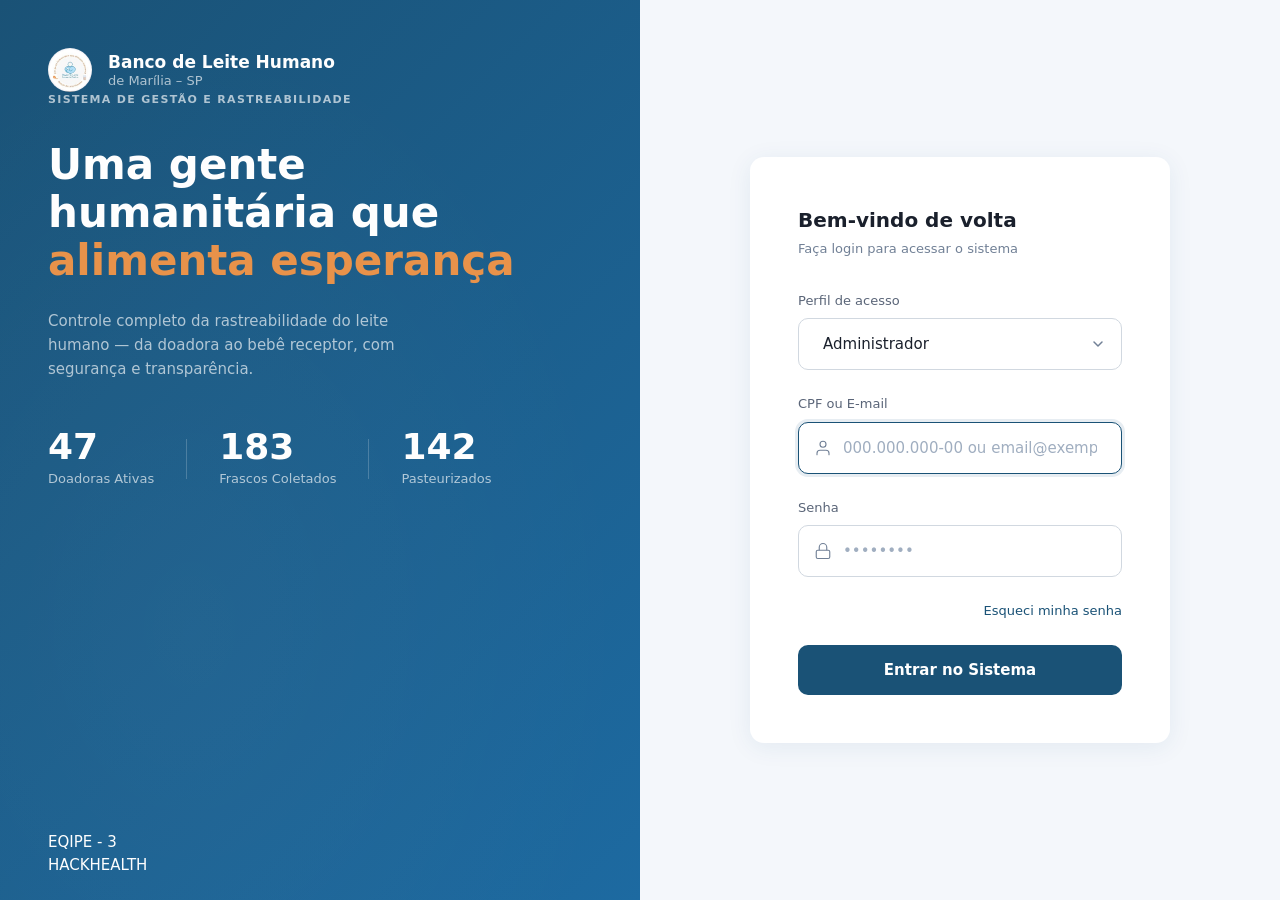
<file: index.html>
<!DOCTYPE html>
<html lang="pt-BR">
<head>
    <meta charset="UTF-8">
    <meta name="viewport" content="width=device-width, initial-scale=1.0">
    <title>BLH Marília — Login</title>
    <link rel="stylesheet" href="assets/login.css">
<base target="_blank">
</head>
<body class="blh-login-body">

    <div class="blh-login-wrapper">

        <!-- Painel Esquerdo: Branding -->
        <section class="blh-login-branding" aria-label="Informações do sistema">

            <header class="blh-login-brand-header">
                <div class="blh-login-logo">
                    <!-- Substitua pelo src da sua logo -->
                    <img src="assets/img/img-logo.jpg" alt="Logo Banco de Leite Humano de Marília" class="blh-login-logo-img">
                </div>
                <div class="blh-login-brand-text">
                    <h1 class="blh-login-brand-title">Banco de Leite Humano</h1>
                    <p class="blh-login-brand-subtitle">de Marília – SP</p>
                </div>
            </header>

            <div class="blh-login-tagline-wrapper">
                <p class="blh-login-system-label">SISTEMA DE GESTÃO E RASTREABILIDADE</p>

                <h2 class="blh-login-headline">
                    Uma gente<br>
                    humanitária que<br>
                    <span class="blh-login-headline-highlight">alimenta esperança</span>
                </h2>

                <p class="blh-login-description">
                    Controle completo da rastreabilidade do leite<br>
                    humano — da doadora ao bebê receptor, com<br>
                    segurança e transparência.
                </p>
            </div>

            <div class="blh-login-stats">
                <div class="blh-login-stat-item">
                    <span class="blh-login-stat-number">47</span>
                    <span class="blh-login-stat-label">Doadoras Ativas</span>
                </div>
                <div class="blh-login-stat-divider"></div>
                <div class="blh-login-stat-item">
                    <span class="blh-login-stat-number">183</span>
                    <span class="blh-login-stat-label">Frascos Coletados</span>
                </div>
                <div class="blh-login-stat-divider"></div>
                <div class="blh-login-stat-item">
                    <span class="blh-login-stat-number">142</span>
                    <span class="blh-login-stat-label">Pasteurizados</span>
                </div>
            </div>

            <footer class="blh-login-footer">
                <p>EQIPE - 3</p>
                <p>HACKHEALTH</p>
            </footer>

        </section>

        <!-- Painel Direito: Formulário -->
        <section class="blh-login-form-panel" aria-label="Formulário de login">

            <div class="blh-login-form-card">

                <header class="blh-login-form-header">
                    <h2 class="blh-login-form-title">Bem-vindo de volta</h2>
                    <p class="blh-login-form-subtitle">Faça login para acessar o sistema</p>
                </header>

                <form class="blh-login-form" action="#" method="POST" novalidate>

                    <div class="blh-login-field-group">
                        <label for="blh-perfil" class="blh-login-label">Perfil de acesso</label>
                        <div class="blh-login-select-wrapper">
                            <select id="blh-perfil" name="perfil" class="blh-login-select" required>
                                <option value="administrador" selected>Administrador</option>
                                <option value="nutricionista">Nutricionista</option>
                                <option value="coletador">Coletador</option>
                            </select>
                            <svg class="blh-login-select-icon" width="16" height="16" viewBox="0 0 16 16" fill="none" aria-hidden="true">
                                <path d="M4 6l4 4 4-4" stroke="currentColor" stroke-width="1.5" stroke-linecap="round" stroke-linejoin="round"/>
                            </svg>
                        </div>
                    </div>

                    <div class="blh-login-field-group">
                        <label for="blh-cpf-email" class="blh-login-label">CPF ou E-mail</label>
                        <div class="blh-login-input-wrapper">
                            <svg class="blh-login-input-icon" width="18" height="18" viewBox="0 0 24 24" fill="none" aria-hidden="true">
                                <path d="M20 21v-2a4 4 0 0 0-4-4H8a4 4 0 0 0-4 4v2" stroke="currentColor" stroke-width="1.5" stroke-linecap="round" stroke-linejoin="round"/>
                                <circle cx="12" cy="7" r="4" stroke="currentColor" stroke-width="1.5" stroke-linecap="round" stroke-linejoin="round"/>
                            </svg>
                            <input 
                                type="text" 
                                id="blh-cpf-email" 
                                name="login" 
                                class="blh-login-input" 
                                placeholder="000.000.000-00 ou email@exemplo.com"
                                autocomplete="username"
                                required
                            >
                        </div>
                    </div>

                    <div class="blh-login-field-group">
                        <label for="blh-senha" class="blh-login-label">Senha</label>
                        <div class="blh-login-input-wrapper">
                            <svg class="blh-login-input-icon" width="18" height="18" viewBox="0 0 24 24" fill="none" aria-hidden="true">
                                <rect x="3" y="11" width="18" height="11" rx="2" ry="2" stroke="currentColor" stroke-width="1.5"/>
                                <path d="M7 11V7a5 5 0 0 1 10 0v4" stroke="currentColor" stroke-width="1.5"/>
                            </svg>
                            <input 
                                type="password" 
                                id="blh-senha" 
                                name="senha" 
                                class="blh-login-input" 
                                placeholder="••••••••"
                                autocomplete="current-password"
                                required
                            >
                        </div>
                    </div>

                    <div class="blh-login-actions">
                        <a href="#" class="blh-login-forgot-link">Esqueci minha senha</a>
                    </div>

                    <button type="submit" class="blh-login-submit-btn">
                        Entrar no Sistema
                    </button>

                </form>

            </div>

        </section>

    </div>

    <script src="assets/js/login.js"></script>
</body>
</html>
</file>
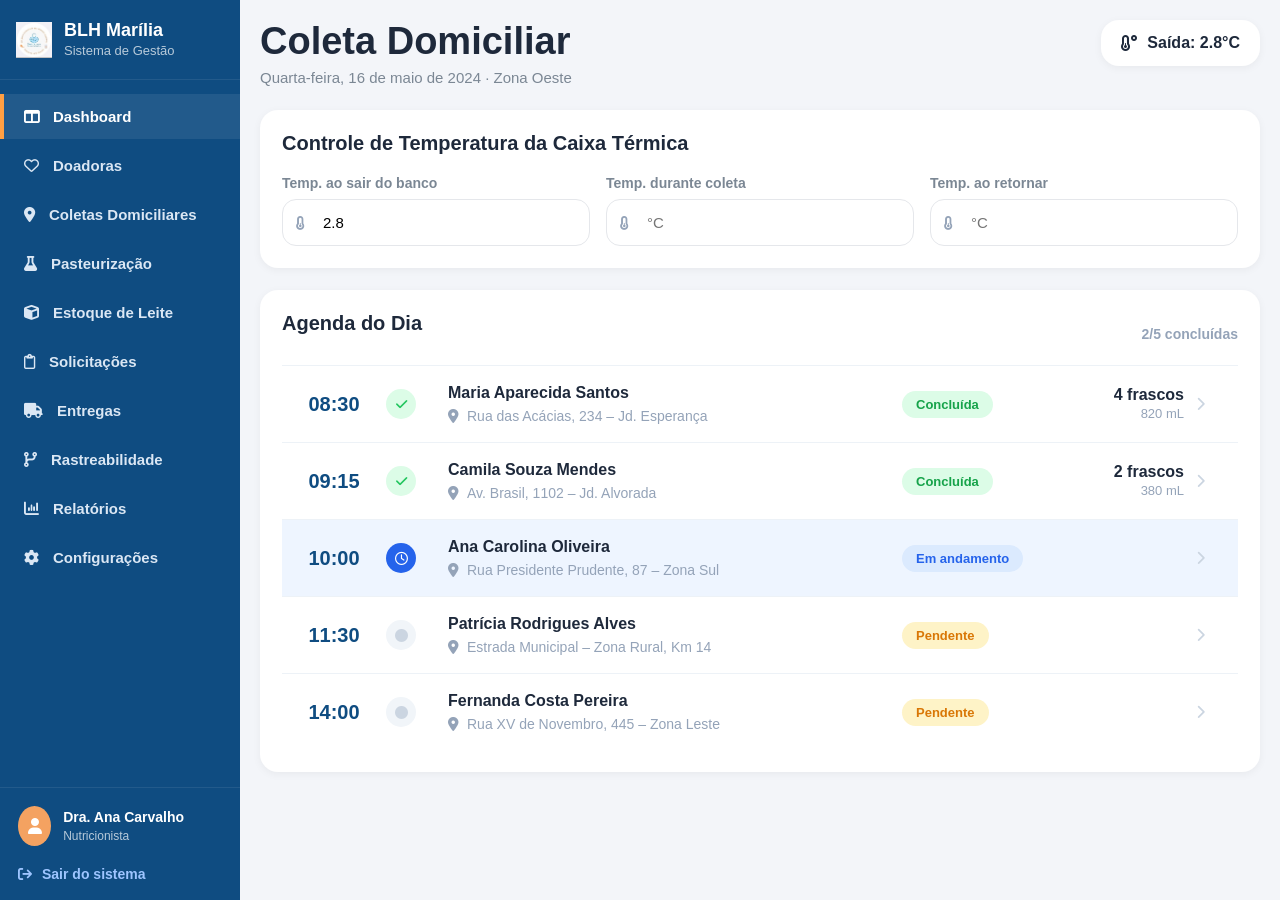
<file: coletasdom.html>
<!DOCTYPE html>
<html lang="pt-BR">
<head>
  <meta charset="UTF-8" />
  <meta name="viewport" content="width=device-width, initial-scale=1.0"/>
  <title>BLH Marília - Coleta Domiciliar</title>

  <!-- Google Fonts -->
  <link rel="preconnect" href="https://fonts.googleapis.com">
  <link rel="preconnect" href="https://fonts.gstatic.com" crossorigin>

  <!-- Ícones -->
  <link
    rel="stylesheet"
    href="https://cdnjs.cloudflare.com/ajax/libs/font-awesome/6.5.1/css/all.min.css"
  />
    <link rel="stylesheet" href="assets/coletasdom.css">
</head>

<body>

  <!-- =====================================================
       LAYOUT
  ====================================================== -->

  <div class="blh-layout">

    <!-- ===================================================
         SIDEBAR
    ==================================================== -->

    <aside class="blh-sidebar">
        <div>
            <!-- LOGO -->
            <header class="blh-sidebar-header">
                <div class="blh-brand">
                    <div class="blh-brand-icon">
                        <img src="assets/img/img-logo.jpg" alt="" width="100%" height="100%">
                    </div>
                    <div class="blh-brand-text">
                        <h1>BLH Marília</h1>
                        <span>Sistema de Gestão</span>
                    </div>
                </div>
            </header>
            <!-- MENU -->
            <nav class="blh-sidebar-nav">
                <ul class="blh-sidebar-menu">
                    <li>
                        <a class="blh-sidebar-link active" href="dashboard.html">
                            <i class="fa-solid fa-table-columns"></i>
                            <span>Dashboard</span>
                        </a>
                    </li>
                    <li>
                        <a class="blh-sidebar-link" href="doadoras.html">
                            <i class="fa-regular fa-heart"></i>
                            <span>Doadoras</span>
                        </a>
                    </li>
                    <li>
                        <a class="blh-sidebar-link" href="coletasdom.html">
                            <i class="fa-solid fa-location-dot"></i>
                            <span>Coletas Domiciliares</span>
                        </a>
                    </li>
                    <li>
                        <a class="blh-sidebar-link" href="pasteurizacao.html">
                            <i class="fa-solid fa-flask"></i>
                            <span>Pasteurização</span>
                        </a>
                    </li>
                    <li>
                        <a class="blh-sidebar-link" href="estoqleite.html">
                            <i class="fa-solid fa-cube"></i>
                            <span>Estoque de Leite</span>
                        </a>
                    </li>
                    <li>
                        <a class="blh-sidebar-link" href="solicitacoes.html">
                            <i class="fa-regular fa-clipboard"></i>
                            <span>Solicitações</span>
                        </a>
                    </li>
                    <li>
                        <a class="blh-sidebar-link" href="entregas.html">
                            <i class="fa-solid fa-truck"></i>
                            <span>Entregas</span>
                        </a>
                    </li>
                    <li>
                        <a class="blh-sidebar-link" href="#">
                            <i class="fa-solid fa-code-branch"></i>
                            <span>Rastreabilidade</span>
                        </a>
                    </li>
                    <li>
                        <a class="blh-sidebar-link" href="#">
                            <i class="fa-solid fa-chart-column"></i>
                            <span>Relatórios</span>
                        </a>
                    </li>
                    <li>
                        <a class="blh-sidebar-link" href="#">
                            <i class="fa-solid fa-gear"></i>
                            <span>Configurações</span>
                        </a>
                    </li>
                </ul>
            </nav>
        </div>
        <!-- FOOTER -->
        <footer class="blh-sidebar-footer">
            <div class="blh-user">
                <div class="blh-user-avatar">
                    <i class="fa-solid fa-user"></i>
                </div>
                <div class="blh-user-info">
                    <strong>Dra. Ana Carvalho</strong>
                    <span>Nutricionista</span>
                </div>
            </div>
            <a class="blh-logout" href="index.html">
                <i class="fa-solid fa-arrow-right-from-bracket"></i>
                <span>Sair do sistema</span>
            </a>
        </footer>
    </aside>
    <!-- ===================================================
         MAIN
    ==================================================== -->

    <main class="blh-main">

      <!-- HEADER -->
      <header class="blh-page-header">

        <div>

          <h2 class="blh-page-title">
            Coleta Domiciliar
          </h2>

          <p class="blh-page-subtitle">
            Quarta-feira, 16 de maio de 2024 · Zona Oeste
          </p>

        </div>

        <div class="blh-temperature-indicator">
          <i class="fa-solid fa-temperature-low"></i>
          <span>Saída: 2.8°C</span>
        </div>

      </header>

      <!-- =================================================
           CONTROLE DE TEMPERATURA
      ================================================== -->

      <section class="blh-card">

        <h3 class="blh-card-title">
          Controle de Temperatura da Caixa Térmica
        </h3>

        <form class="blh-temperature-grid">

          <!-- Campo -->
          <div class="blh-form-group">

            <label class="blh-form-label">
              Temp. ao sair do banco
            </label>

            <div class="blh-input-wrapper">

              <i class="fa-solid fa-temperature-quarter blh-input-icon"></i>

              <input
                type="number"
                class="blh-input"
                value="2.8"
              />

            </div>

          </div>

          <!-- Campo -->
          <div class="blh-form-group">

            <label class="blh-form-label">
              Temp. durante coleta
            </label>

            <div class="blh-input-wrapper">

              <i class="fa-solid fa-temperature-quarter blh-input-icon"></i>

              <input
                type="number"
                class="blh-input"
                placeholder="°C"
              />

            </div>

          </div>

          <!-- Campo -->
          <div class="blh-form-group">

            <label class="blh-form-label">
              Temp. ao retornar
            </label>

            <div class="blh-input-wrapper">

              <i class="fa-solid fa-temperature-quarter blh-input-icon"></i>

              <input
                type="number"
                class="blh-input"
                placeholder="°C"
              />

            </div>

          </div>

        </form>

      </section>

      <!-- =================================================
           AGENDA
      ================================================== -->

      <section class="blh-card">

        <div class="blh-agenda-header">

          <h3 class="blh-card-title">
            Agenda do Dia
          </h3>

          <span class="blh-agenda-counter">
            2/5 concluídas
          </span>

        </div>

        <!-- LISTA -->
        <ul class="blh-agenda-list">

          <!-- ITEM -->
          <li class="blh-agenda-item">

            <div class="blh-time">08:30</div>

            <div class="blh-status-icon blh-status-success">
              <i class="fa-solid fa-check"></i>
            </div>

            <div>

              <h4 class="blh-client-name">
                Maria Aparecida Santos
              </h4>

              <p class="blh-client-address">
                <i class="fa-solid fa-location-dot"></i>
                Rua das Acácias, 234 – Jd. Esperança
              </p>

            </div>

            <div>
              <span class="blh-badge blh-badge-success">
                Concluída
              </span>
            </div>

            <div class="blh-milk-info">
              <strong>4 frascos</strong>
              <span>820 mL</span>
            </div>

            <div class="blh-arrow">
              <i class="fa-solid fa-chevron-right"></i>
            </div>

          </li>

          <!-- ITEM -->
          <li class="blh-agenda-item">

            <div class="blh-time">09:15</div>

            <div class="blh-status-icon blh-status-success">
              <i class="fa-solid fa-check"></i>
            </div>

            <div>

              <h4 class="blh-client-name">
                Camila Souza Mendes
              </h4>

              <p class="blh-client-address">
                <i class="fa-solid fa-location-dot"></i>
                Av. Brasil, 1102 – Jd. Alvorada
              </p>

            </div>

            <div>
              <span class="blh-badge blh-badge-success">
                Concluída
              </span>
            </div>

            <div class="blh-milk-info">
              <strong>2 frascos</strong>
              <span>380 mL</span>
            </div>

            <div class="blh-arrow">
              <i class="fa-solid fa-chevron-right"></i>
            </div>

          </li>

          <!-- ITEM -->
          <li class="blh-agenda-item active">

            <div class="blh-time">10:00</div>

            <div class="blh-status-icon blh-status-info">
              <i class="fa-regular fa-clock"></i>
            </div>

            <div>

              <h4 class="blh-client-name">
                Ana Carolina Oliveira
              </h4>

              <p class="blh-client-address">
                <i class="fa-solid fa-location-dot"></i>
                Rua Presidente Prudente, 87 – Zona Sul
              </p>

            </div>

            <div>
              <span class="blh-badge blh-badge-info">
                Em andamento
              </span>
            </div>

            <div></div>

            <div class="blh-arrow">
              <i class="fa-solid fa-chevron-right"></i>
            </div>

          </li>

          <!-- ITEM -->
          <li class="blh-agenda-item">

            <div class="blh-time">11:30</div>

            <div class="blh-status-icon blh-status-pending">
              <i class="fa-solid fa-circle"></i>
            </div>

            <div>

              <h4 class="blh-client-name">
                Patrícia Rodrigues Alves
              </h4>

              <p class="blh-client-address">
                <i class="fa-solid fa-location-dot"></i>
                Estrada Municipal – Zona Rural, Km 14
              </p>

            </div>

            <div>
              <span class="blh-badge blh-badge-warning">
                Pendente
              </span>
            </div>

            <div></div>

            <div class="blh-arrow">
              <i class="fa-solid fa-chevron-right"></i>
            </div>

          </li>

          <!-- ITEM -->
          <li class="blh-agenda-item">

            <div class="blh-time">14:00</div>

            <div class="blh-status-icon blh-status-pending">
              <i class="fa-solid fa-circle"></i>
            </div>

            <div>

              <h4 class="blh-client-name">
                Fernanda Costa Pereira
              </h4>

              <p class="blh-client-address">
                <i class="fa-solid fa-location-dot"></i>
                Rua XV de Novembro, 445 – Zona Leste
              </p>

            </div>

            <div>
              <span class="blh-badge blh-badge-warning">
                Pendente
              </span>
            </div>

            <div></div>

            <div class="blh-arrow">
              <i class="fa-solid fa-chevron-right"></i>
            </div>

          </li>

        </ul>

      </section>

    </main>

  </div>

  <!-- =====================================================
       JAVASCRIPT
  ====================================================== -->



</body>
</html>
</file>
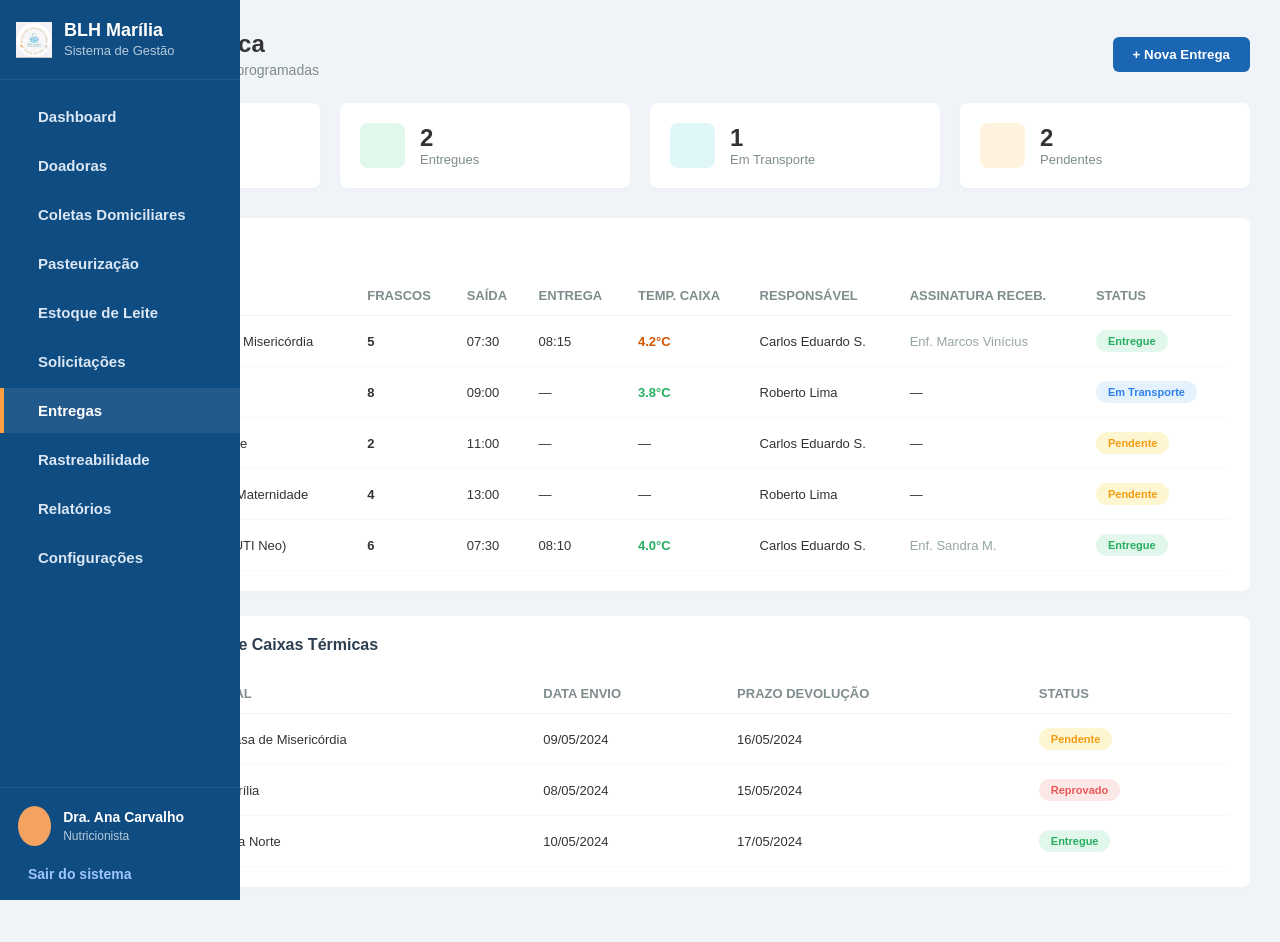
<file: entregas.html>
<!DOCTYPE html>
<html lang="pt-BR">

<head>
    <meta charset="UTF-8">
    <meta name="viewport" content="width=device-width, initial-scale=1.0">
    <title>BLH Marília - Entregas e Logística</title>
    <link rel="stylesheet" href="assets/coletasdom.css">
    <link rel="stylesheet" href="assets/entregas.css">
</head>

<body>

    <div class="app-container">

        <aside class="blh-sidebar">
            <div>
                <!-- LOGO -->
                <header class="blh-sidebar-header">
                    <div class="blh-brand">
                        <div class="blh-brand-icon">
                            <img src="assets/img/img-logo.jpg" alt="" width="100%" height="100%">
                        </div>
                        <div class="blh-brand-text">
                            <h1>BLH Marília</h1>
                            <span>Sistema de Gestão</span>
                        </div>
                    </div>
                </header>
                <!-- MENU -->
                <nav class="blh-sidebar-nav">
                    <ul class="blh-sidebar-menu">
                        <li>
                            <a class="blh-sidebar-link" href="dashboard.html">
                                <i class="fa-solid fa-table-columns"></i>
                                <span>Dashboard</span>
                            </a>
                        </li>
                        <li>
                            <a class="blh-sidebar-link" href="doadoras.html">
                                <i class="fa-regular fa-heart"></i>
                                <span>Doadoras</span>
                            </a>
                        </li>
                        <li>
                            <a class="blh-sidebar-link" href="coletasdom.html">
                                <i class="fa-solid fa-location-dot"></i>
                                <span>Coletas Domiciliares</span>
                            </a>
                        </li>
                        <li>
                            <a class="blh-sidebar-link" href="pasteurizacao.html">
                                <i class="fa-solid fa-flask"></i>
                                <span>Pasteurização</span>
                            </a>
                        </li>
                        <li>
                            <a class="blh-sidebar-link" href="estoqleite.html">
                                <i class="fa-solid fa-cube"></i>
                                <span>Estoque de Leite</span>
                            </a>
                        </li>
                        <li>
                            <a class="blh-sidebar-link" href="solicitacoes.html">
                                <i class="fa-regular fa-clipboard"></i>
                                <span>Solicitações</span>
                            </a>
                        </li>
                        <li>
                            <a class="blh-sidebar-link active" href="entregas.html">
                                <i class="fa-solid fa-truck"></i>
                                <span>Entregas</span>
                            </a>
                        </li>
                        <li>
                            <a class="blh-sidebar-link" href="#">
                                <i class="fa-solid fa-code-branch"></i>
                                <span>Rastreabilidade</span>
                            </a>
                        </li>
                        <li>
                            <a class="blh-sidebar-link" href="#">
                                <i class="fa-solid fa-chart-column"></i>
                                <span>Relatórios</span>
                            </a>
                        </li>
                        <li>
                            <a class="blh-sidebar-link" href="#">
                                <i class="fa-solid fa-gear"></i>
                                <span>Configurações</span>
                            </a>
                        </li>
                    </ul>
                </nav>
            </div>
            <!-- FOOTER -->
            <footer class="blh-sidebar-footer">
                <div class="blh-user">
                    <div class="blh-user-avatar">
                        <i class="fa-solid fa-user"></i>
                    </div>
                    <div class="blh-user-info">
                        <strong>Dra. Ana Carvalho</strong>
                        <span>Nutricionista</span>
                    </div>
                </div>
                <a class="blh-logout" href="index.html">
                    <i class="fa-solid fa-arrow-right-from-bracket"></i>
                    <span>Sair do sistema</span>
                </a>
            </footer>
        </aside>

        <main class="main-content">

            <header class="content-header">
                <div>
                    <h2>Entregas e Logística</h2>
                    <p class="subtitle">23 de maio de 2026 • 5 entregas programadas</p>
                </div>
                <button class="btn-primary">+ Nova Entrega</button>
            </header>

            <section class="kpi-grid">
                <div class="card-kpi">
                    <div class="kpi-icon icon-blue"></div>
                    <div>
                        <span class="kpi-value">5</span>
                        <p class="kpi-label">Agendadas</p>
                    </div>
                </div>
                <div class="card-kpi">
                    <div class="kpi-icon icon-green"></div>
                    <div>
                        <span class="kpi-value">2</span>
                        <p class="kpi-label">Entregues</p>
                    </div>
                </div>
                <div class="card-kpi">
                    <div class="kpi-icon icon-cyan"></div>
                    <div>
                        <span class="kpi-value">1</span>
                        <p class="kpi-label">Em Transporte</p>
                    </div>
                </div>
                <div class="card-kpi">
                    <div class="kpi-icon icon-orange"></div>
                    <div>
                        <span class="kpi-value">2</span>
                        <p class="kpi-label">Pendentes</p>
                    </div>
                </div>
            </section>

            <section class="data-section">
                <h3>Entregas do Dia</h3>
                <div class="table-container">
                    <table>
                        <thead>
                            <tr>
                                <th>ID</th>
                                <th>HOSPITAL</th>
                                <th>FRASCOS</th>
                                <th>SAÍDA</th>
                                <th>ENTREGA</th>
                                <th>TEMP. CAIXA</th>
                                <th>RESPONSÁVEL</th>
                                <th>ASSINATURA RECEB.</th>
                                <th>STATUS</th>
                            </tr>
                        </thead>
                        <tbody>
                            <tr>
                                <td><a href="#" class="id-link">ENT-0445</a></td>
                                <td>Santa Casa de Misericórdia</td>
                                <td class="text-bold">5</td>
                                <td>07:30</td>
                                <td>08:15</td>
                                <td class="temp-alert">4.2°C</td>
                                <td>Carlos Eduardo S.</td>
                                <td class="signature">Enf. Marcos Vinícius</td>
                                <td><span class="badge badge-success">Entregue</span></td>
                            </tr>
                            <tr>
                                <td><a href="#" class="id-link">ENT-0446</a></td>
                                <td>HC – Marília</td>
                                <td class="text-bold">8</td>
                                <td>09:00</td>
                                <td>—</td>
                                <td class="temp-normal">3.8°C</td>
                                <td>Roberto Lima</td>
                                <td>—</td>
                                <td><span class="badge badge-info">Em Transporte</span></td>
                            </tr>
                            <tr>
                                <td><a href="#" class="id-link">ENT-0447</a></td>
                                <td>UPA Zona Norte</td>
                                <td class="text-bold">2</td>
                                <td>11:00</td>
                                <td>—</td>
                                <td>—</td>
                                <td>Carlos Eduardo S.</td>
                                <td>—</td>
                                <td><span class="badge badge-warning">Pendente</span></td>
                            </tr>
                            <tr>
                                <td><a href="#" class="id-link">ENT-0448</a></td>
                                <td>Santa Casa – Maternidade</td>
                                <td class="text-bold">4</td>
                                <td>13:00</td>
                                <td>—</td>
                                <td>—</td>
                                <td>Roberto Lima</td>
                                <td>—</td>
                                <td><span class="badge badge-warning">Pendente</span></td>
                            </tr>
                            <tr>
                                <td><a href="#" class="id-link">ENT-0449</a></td>
                                <td>HC – Marília (UTI Neo)</td>
                                <td class="text-bold">6</td>
                                <td>07:30</td>
                                <td>08:10</td>
                                <td class="temp-normal">4.0°C</td>
                                <td>Carlos Eduardo S.</td>
                                <td class="signature">Enf. Sandra M.</td>
                                <td><span class="badge badge-success">Entregue</span></td>
                            </tr>
                        </tbody>
                    </table>
                </div>
            </section>

            <section class="data-section">
                <h3>Controle de Devolução de Caixas Térmicas</h3>
                <div class="table-container">
                    <table>
                        <thead>
                            <tr>
                                <th>CAIXA</th>
                                <th>HOSPITAL</th>
                                <th>DATA ENVIO</th>
                                <th>PRAZO DEVOLUÇÃO</th>
                                <th>STATUS</th>
                            </tr>
                        </thead>
                        <tbody>
                            <tr>
                                <td><a href="#" class="id-link">CX-014</a></td>
                                <td>Santa Casa de Misericórdia</td>
                                <td>09/05/2024</td>
                                <td>16/05/2024</td>
                                <td><span class="badge badge-warning">Pendente</span></td>
                            </tr>
                            <tr>
                                <td><a href="#" class="id-link">CX-011</a></td>
                                <td>HC – Marília</td>
                                <td>08/05/2024</td>
                                <td>15/05/2024</td>
                                <td><span class="badge badge-danger">Reprovado</span></td>
                            </tr>
                            <tr>
                                <td><a href="#" class="id-link">CX-013</a></td>
                                <td>UPA Zona Norte</td>
                                <td>10/05/2024</td>
                                <td>17/05/2024</td>
                                <td><span class="badge badge-success">Entregue</span></td>
                            </tr>
                        </tbody>
                    </table>
                </div>
            </section>

        </main>
    </div>

</body>

</html>
</file>
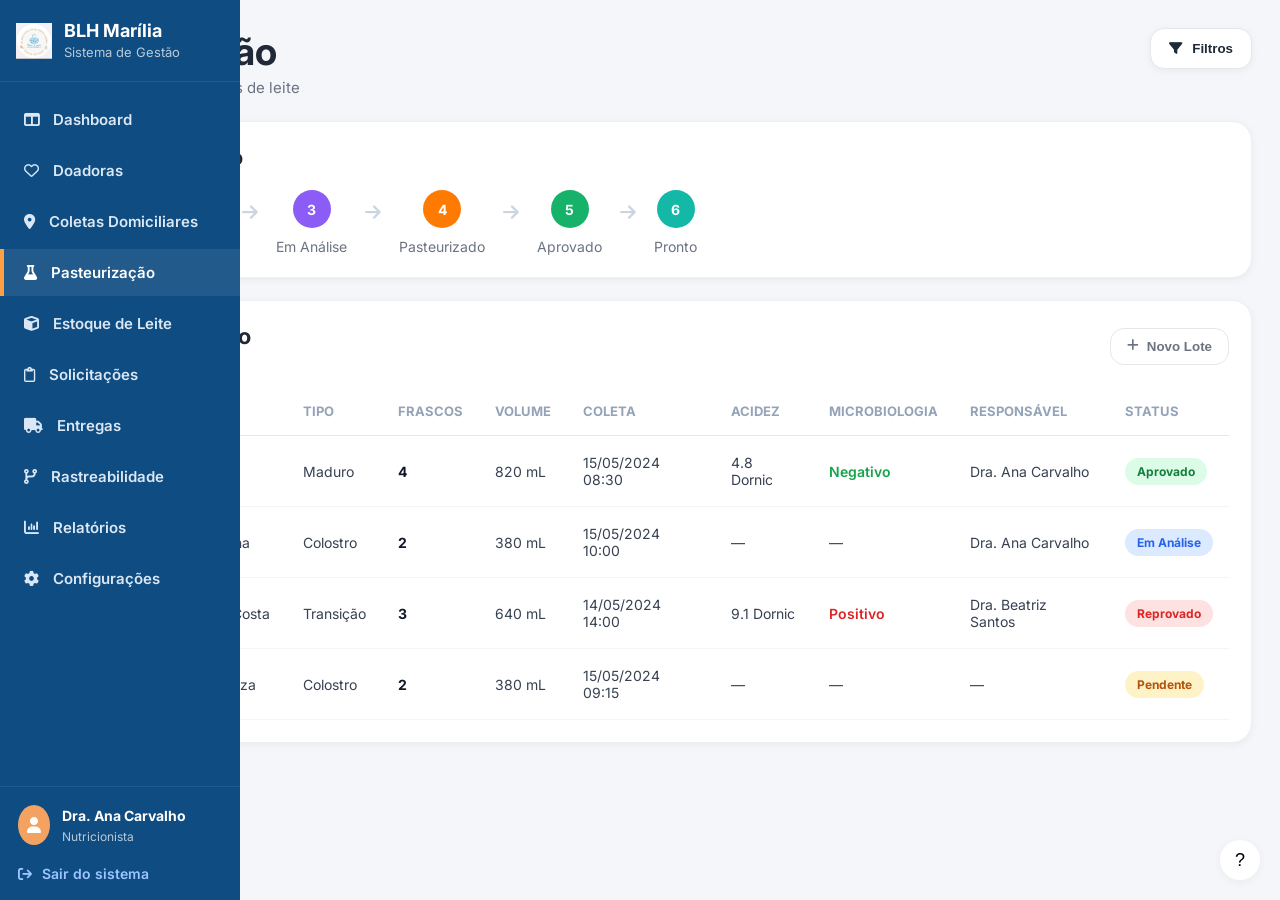
<file: pasteurizacao.html>
<!DOCTYPE html>
<html lang="pt-BR">

<head>
  <meta charset="UTF-8" />
  <meta name="viewport" content="width=device-width, initial-scale=1.0" />
  <title>Pasteurização - BLH Marília</title>

  <!-- Fonte -->
  <link rel="preconnect" href="https://fonts.googleapis.com">
  <link rel="preconnect" href="https://fonts.gstatic.com" crossorigin>
  <link href="https://fonts.googleapis.com/css2?family=Inter:wght@400;500;600;700&display=swap" rel="stylesheet">

  <!-- Ícones -->
  <link rel="stylesheet" href="https://cdnjs.cloudflare.com/ajax/libs/font-awesome/6.5.1/css/all.min.css" />
  <link rel="stylesheet" href="assets/coletasdom.css">
  <link rel="stylesheet" href="assets/pasteurizacao.css">

</head>

<body>

  <div class="layout">

    <!-- =====================================================
         SIDEBAR
    ====================================================== -->
    <aside class="blh-sidebar">
      <div>
        <!-- LOGO -->
        <header class="blh-sidebar-header">
          <div class="blh-brand">
            <div class="blh-brand-icon">
              <img src="assets/img/img-logo.jpg" alt="" width="100%" height="100%">
            </div>
            <div class="blh-brand-text">
              <h1>BLH Marília</h1>
              <span>Sistema de Gestão</span>
            </div>
          </div>
        </header>
        <!-- MENU -->
        <nav class="blh-sidebar-nav">
          <ul class="blh-sidebar-menu">
            <li>
              <a class="blh-sidebar-link" href="dashboard.html">
                <i class="fa-solid fa-table-columns"></i>
                <span>Dashboard</span>
              </a>
            </li>
            <li>
              <a class="blh-sidebar-link" href="doadoras.html">
                <i class="fa-regular fa-heart"></i>
                <span>Doadoras</span>
              </a>
            </li>
            <li>
              <a class="blh-sidebar-link" href="coletasdom.html">
                <i class="fa-solid fa-location-dot"></i>
                <span>Coletas Domiciliares</span>
              </a>
            </li>
            <li>
              <a class="blh-sidebar-link active" href="pasteurizacao.html">
                <i class="fa-solid fa-flask"></i>
                <span>Pasteurização</span>
              </a>
            </li>
            <li>
              <a class="blh-sidebar-link" href="estoqleite.html">
                <i class="fa-solid fa-cube"></i>
                <span>Estoque de Leite</span>
              </a>
            </li>
            <li>
              <a class="blh-sidebar-link" href="solicitacoes.html">
                <i class="fa-regular fa-clipboard"></i>
                <span>Solicitações</span>
              </a>
            </li>
            <li>
              <a class="blh-sidebar-link" href="entregas.html">
                <i class="fa-solid fa-truck"></i>
                <span>Entregas</span>
              </a>
            </li>
            <li>
              <a class="blh-sidebar-link" href="#">
                <i class="fa-solid fa-code-branch"></i>
                <span>Rastreabilidade</span>
              </a>
            </li>
            <li>
              <a class="blh-sidebar-link" href="#">
                <i class="fa-solid fa-chart-column"></i>
                <span>Relatórios</span>
              </a>
            </li>
            <li>
              <a class="blh-sidebar-link" href="#">
                <i class="fa-solid fa-gear"></i>
                <span>Configurações</span>
              </a>
            </li>
          </ul>
        </nav>
      </div>
      <!-- FOOTER -->
      <footer class="blh-sidebar-footer">
        <div class="blh-user">
          <div class="blh-user-avatar">
            <i class="fa-solid fa-user"></i>
          </div>
          <div class="blh-user-info">
            <strong>Dra. Ana Carvalho</strong>
            <span>Nutricionista</span>
          </div>
        </div>
        <a class="blh-logout" href="index.html">
          <i class="fa-solid fa-arrow-right-from-bracket"></i>
          <span>Sair do sistema</span>
        </a>
      </footer>
    </aside>

    <!-- =====================================================
         CONTEÚDO PRINCIPAL
    ====================================================== -->
    <main>

      <!-- Topo -->
      <section class="topbar">

        <div class="page-title">
          <h2>Pasteurização</h2>
          <p>Controle laboratorial dos lotes de leite</p>
        </div>

        <button class="filter-btn">
          <i class="fa-solid fa-filter"></i>
          Filtros
        </button>

      </section>

      <!-- Fluxo -->
      <section class="card">

        <h3 class="card-title">Fluxo do Processo</h3>

        <div class="flow-container">

          <div class="flow-step">
            <div class="flow-number gray">1</div>
            <span class="flow-label">Coletado</span>
          </div>

          <div class="flow-arrow">
            <i class="fa-solid fa-arrow-right"></i>
          </div>

          <div class="flow-step">
            <div class="flow-number blue">2</div>
            <span class="flow-label">Recebido</span>
          </div>

          <div class="flow-arrow">
            <i class="fa-solid fa-arrow-right"></i>
          </div>

          <div class="flow-step">
            <div class="flow-number purple">3</div>
            <span class="flow-label">Em Análise</span>
          </div>

          <div class="flow-arrow">
            <i class="fa-solid fa-arrow-right"></i>
          </div>

          <div class="flow-step">
            <div class="flow-number orange">4</div>
            <span class="flow-label">Pasteurizado</span>
          </div>

          <div class="flow-arrow">
            <i class="fa-solid fa-arrow-right"></i>
          </div>

          <div class="flow-step">
            <div class="flow-number green">5</div>
            <span class="flow-label">Aprovado</span>
          </div>

          <div class="flow-arrow">
            <i class="fa-solid fa-arrow-right"></i>
          </div>

          <div class="flow-step">
            <div class="flow-number teal">6</div>
            <span class="flow-label">Pronto</span>
          </div>

        </div>
      </section>

      <!-- Tabela -->
      <section class="card">

        <div class="table-header">

          <h3 class="card-title">Lotes em Processo</h3>

          <button class="new-lot-btn">
            <i class="fa-solid fa-plus"></i>
            Novo Lote
          </button>

        </div>

        <div class="table-wrapper">

          <table>

            <thead>
              <tr>
                <th>Lote</th>
                <th>Doadora</th>
                <th>Tipo</th>
                <th>Frascos</th>
                <th>Volume</th>
                <th>Coleta</th>
                <th>Acidez</th>
                <th>Microbiologia</th>
                <th>Responsável</th>
                <th>Status</th>
              </tr>
            </thead>

            <tbody>

              <tr>
                <td>
                  <a href="#" class="lot-link">LOTE-247</a>
                </td>

                <td>Maria Aparecida</td>

                <td>Maduro</td>

                <td class="bold">4</td>

                <td>820 mL</td>

                <td>15/05/2024 08:30</td>

                <td>4.8 Dornic</td>

                <td class="negative">Negativo</td>

                <td>Dra. Ana Carvalho</td>

                <td>
                  <span class="badge badge-success">
                    Aprovado
                  </span>
                </td>
              </tr>

              <tr>
                <td>
                  <a href="#" class="lot-link">LOTE-248</a>
                </td>

                <td>Ana Carolina</td>

                <td>Colostro</td>

                <td class="bold">2</td>

                <td>380 mL</td>

                <td>15/05/2024 10:00</td>

                <td>—</td>

                <td>—</td>

                <td>Dra. Ana Carvalho</td>

                <td>
                  <span class="badge badge-info">
                    Em Análise
                  </span>
                </td>
              </tr>

              <tr>
                <td>
                  <a href="#" class="lot-link">LOTE-249</a>
                </td>

                <td>Fernanda Costa</td>

                <td>Transição</td>

                <td class="bold">3</td>

                <td>640 mL</td>

                <td>14/05/2024 14:00</td>

                <td>9.1 Dornic</td>

                <td class="positive">Positivo</td>

                <td>Dra. Beatriz Santos</td>

                <td>
                  <span class="badge badge-danger">
                    Reprovado
                  </span>
                </td>
              </tr>

              <tr>
                <td>
                  <a href="#" class="lot-link">LOTE-250</a>
                </td>

                <td>Camila Souza</td>

                <td>Colostro</td>

                <td class="bold">2</td>

                <td>380 mL</td>

                <td>15/05/2024 09:15</td>

                <td>—</td>

                <td>—</td>

                <td>—</td>

                <td>
                  <span class="badge badge-warning">
                    Pendente
                  </span>
                </td>
              </tr>

            </tbody>

          </table>

        </div>

      </section>

    </main>

  </div>

  <!-- Botão flutuante -->
  <button class="floating-help" aria-label="Ajuda">
    ?
  </button>

  <!-- =======================================================
       JAVASCRIPT
       Apenas interações básicas demonstrativas
  ======================================================== -->
  <script>
    // Exemplo de ação do botão de filtros
    const filterBtn = document.querySelector('.filter-btn');

    filterBtn.addEventListener('click', () => {
      alert('Abrir painel de filtros');
    });

    // Exemplo do botão novo lote
    const newLotBtn = document.querySelector('.new-lot-btn');

    newLotBtn.addEventListener('click', () => {
      alert('Criar novo lote');
    });
  </script>

</body>

</html>
</file>
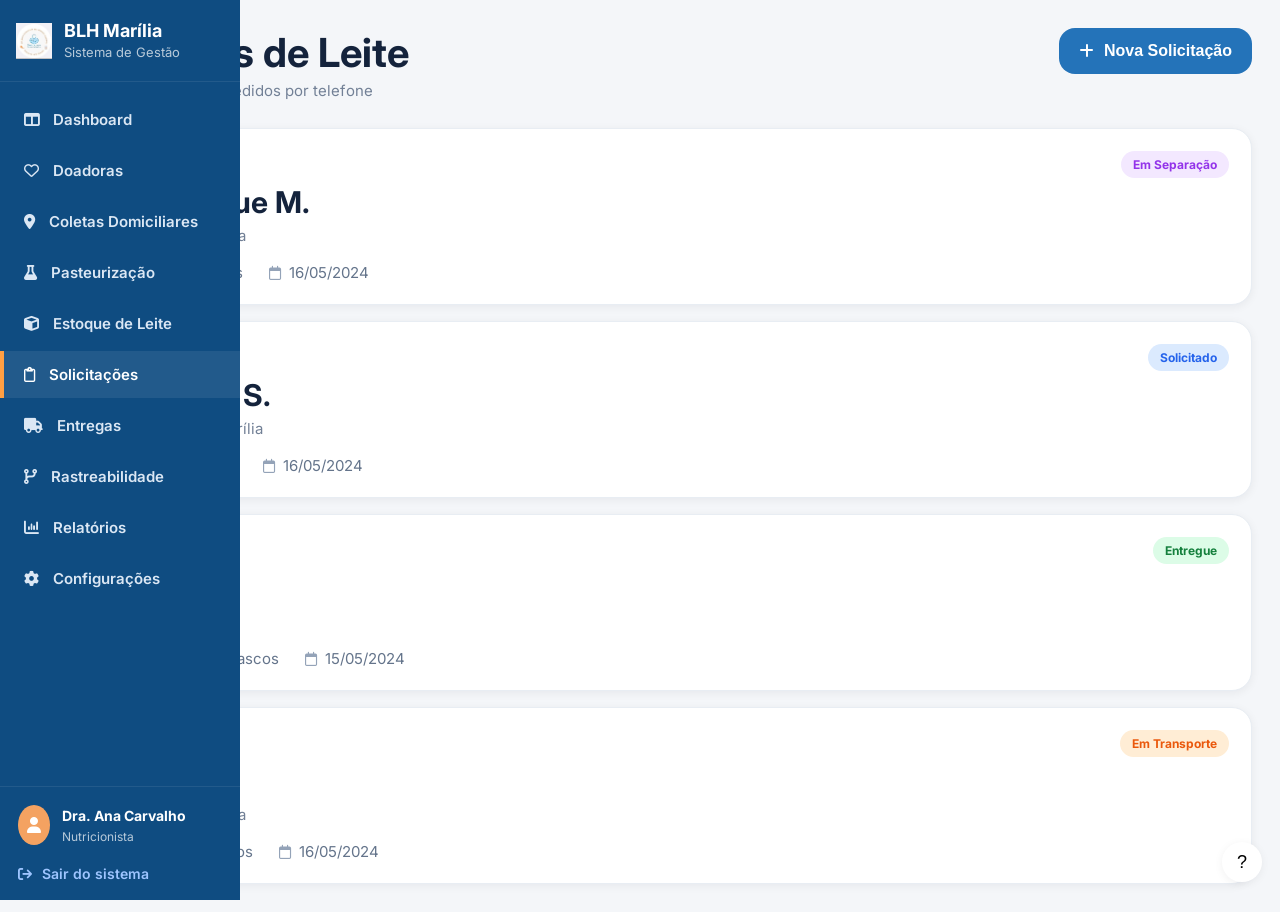
<file: solicitacoes.html>
<!DOCTYPE html>
<html lang="pt-BR">
<head>
  <meta charset="UTF-8" />
  <meta name="viewport" content="width=device-width, initial-scale=1.0"/>

  <title>Solicitações de Leite - BLH Marília</title>

  <!-- ======================================================
       GOOGLE FONTS
  ======================================================= -->
  <link rel="preconnect" href="https://fonts.googleapis.com">
  <link rel="preconnect" href="https://fonts.gstatic.com" crossorigin>

  <link
    href="https://fonts.googleapis.com/css2?family=Inter:wght@400;500;600;700&display=swap"
    rel="stylesheet"
  />

  <!-- ======================================================
       FONT AWESOME
  ======================================================= -->
  <link
    rel="stylesheet"
    href="https://cdnjs.cloudflare.com/ajax/libs/font-awesome/6.5.1/css/all.min.css"

  />
  <link rel="stylesheet" href="assets/coletasdom.css">
<link rel="stylesheet" href="assets/solicitacoes.css">
  
</head>

<aside class="blh-sidebar">
        <div>
            <!-- LOGO -->
            <header class="blh-sidebar-header">
                <div class="blh-brand">
                    <div class="blh-brand-icon">
                        <img src="assets/img/img-logo.jpg" alt="" width="100%" height="100%">
                    </div>
                    <div class="blh-brand-text">
                        <h1>BLH Marília</h1>
                        <span>Sistema de Gestão</span>
                    </div>
                </div>
            </header>
            <!-- MENU -->
            <nav class="blh-sidebar-nav">
                <ul class="blh-sidebar-menu">
                    <li>
                        <a class="blh-sidebar-link" href="dashboard.html">
                            <i class="fa-solid fa-table-columns"></i>
                            <span>Dashboard</span>
                        </a>
                    </li>
                    <li>
                        <a class="blh-sidebar-link" href="doadoras.html">
                            <i class="fa-regular fa-heart"></i>
                            <span>Doadoras</span>
                        </a>
                    </li>
                    <li>
                        <a class="blh-sidebar-link" href="coletasdom.html">
                            <i class="fa-solid fa-location-dot"></i>
                            <span>Coletas Domiciliares</span>
                        </a>
                    </li>
                    <li>
                        <a class="blh-sidebar-link" href="pasteurizacao.html">
                            <i class="fa-solid fa-flask"></i>
                            <span>Pasteurização</span>
                        </a>
                    </li>
                    <li>
                        <a class="blh-sidebar-link" href="estoqleite.html">
                            <i class="fa-solid fa-cube"></i>
                            <span>Estoque de Leite</span>
                        </a>
                    </li>
                    <li>
                        <a class="blh-sidebar-link active" href="solicitacoes.html">
                            <i class="fa-regular fa-clipboard"></i>
                            <span>Solicitações</span>
                        </a>
                    </li>
                    <li>
                        <a class="blh-sidebar-link" href="entregas.html">
                            <i class="fa-solid fa-truck"></i>
                            <span>Entregas</span>
                        </a>
                    </li>
                    <li>
                        <a class="blh-sidebar-link" href="#">
                            <i class="fa-solid fa-code-branch"></i>
                            <span>Rastreabilidade</span>
                        </a>
                    </li>
                    <li>
                        <a class="blh-sidebar-link" href="#">
                            <i class="fa-solid fa-chart-column"></i>
                            <span>Relatórios</span>
                        </a>
                    </li>
                    <li>
                        <a class="blh-sidebar-link" href="#">
                            <i class="fa-solid fa-gear"></i>
                            <span>Configurações</span>
                        </a>
                    </li>
                </ul>
            </nav>
        </div>
        <!-- FOOTER -->
        <footer class="blh-sidebar-footer">
            <div class="blh-user">
                <div class="blh-user-avatar">
                    <i class="fa-solid fa-user"></i>
                </div>
                <div class="blh-user-info">
                    <strong>Dra. Ana Carvalho</strong>
                    <span>Nutricionista</span>
                </div>
            </div>
            <a class="blh-logout" href="index.html">
                <i class="fa-solid fa-arrow-right-from-bracket"></i>
                <span>Sair do sistema</span>
            </a>
        </footer>
    </aside>

    <!-- ====================================================
         MAIN CONTENT
    ===================================================== -->
    <main>

      <!-- ==================================================
           HEADER
      =================================================== -->
      <section class="page-header">

        <div class="page-title">

          <h2>Solicitações de Leite</h2>

          <p>
            Substituição do sistema de pedidos por telefone
          </p>

        </div>

        <button class="btn-primary" id="newRequestBtn">

          <i class="fa-solid fa-plus"></i>

          Nova Solicitação

        </button>

      </section>

      <!-- ==================================================
           REQUEST LIST
      =================================================== -->
      <section class="requests">

        <!-- ================================================
             CARD 01
        ================================================= -->
        <article class="request-card">

          <div class="request-body">

            <div class="request-top">

              <div>

                <div class="request-id">

                  <span class="code">
                    SOL-0891
                  </span>

                  <span class="priority priority-high">
                    Alta
                  </span>

                </div>

                <h3 class="patient-name">
                  Pedro Henrique M.
                </h3>

                <p class="hospital">
                  Santa Casa de Misericórdia
                </p>

              </div>

              <span class="status status-separacao">
                Em Separação
              </span>

            </div>

            <div class="request-footer">

              <div class="info-item">
                <i class="fa-solid fa-droplet"></i>
                <span>Colostro</span>
              </div>

              <div class="info-item">
                <i class="fa-regular fa-cube"></i>
                <span>3 frascos</span>
              </div>

              <div class="info-item">
                <i class="fa-regular fa-calendar"></i>
                <span>16/05/2024</span>
              </div>

            </div>

          </div>

        </article>

        <!-- ================================================
             CARD 02
        ================================================= -->
        <article class="request-card">

          <div class="request-body">

            <div class="request-top">

              <div>

                <div class="request-id">

                  <span class="code">
                    SOL-0892
                  </span>

                  <span class="priority priority-normal">
                    Normal
                  </span>

                </div>

                <h3 class="patient-name">
                  Laura Beatriz S.
                </h3>

                <p class="hospital">
                  Hospital das Clínicas – Marília
                </p>

              </div>

              <span class="status status-solicitado">
                Solicitado
              </span>

            </div>

            <div class="request-footer">

              <div class="info-item">
                <i class="fa-solid fa-droplet"></i>
                <span>Maduro</span>
              </div>

              <div class="info-item">
                <i class="fa-regular fa-cube"></i>
                <span>5 frascos</span>
              </div>

              <div class="info-item">
                <i class="fa-regular fa-calendar"></i>
                <span>16/05/2024</span>
              </div>

            </div>

          </div>

        </article>

        <!-- ================================================
             CARD 03
        ================================================= -->
        <article class="request-card">

          <div class="request-body">

            <div class="request-top">

              <div>

                <div class="request-id">

                  <span class="code">
                    SOL-0893
                  </span>

                  <span class="priority priority-urgent">
                    Urgente
                  </span>

                </div>

                <h3 class="patient-name">
                  Mateus A. R.
                </h3>

                <p class="hospital">
                  UPA Zona Norte
                </p>

              </div>

              <span class="status status-entregue">
                Entregue
              </span>

            </div>

            <div class="request-footer">

              <div class="info-item">
                <i class="fa-solid fa-droplet"></i>
                <span>Hipercalórico</span>
              </div>

              <div class="info-item">
                <i class="fa-regular fa-cube"></i>
                <span>2 frascos</span>
              </div>

              <div class="info-item">
                <i class="fa-regular fa-calendar"></i>
                <span>15/05/2024</span>
              </div>

            </div>

          </div>

        </article>

        <!-- ================================================
             CARD 04
        ================================================= -->
        <article class="request-card">

          <div class="request-body">

            <div class="request-top">

              <div>

                <div class="request-id">

                  <span class="code">
                    SOL-0894
                  </span>

                  <span class="priority priority-normal">
                    Normal
                  </span>

                </div>

                <h3 class="patient-name">
                  Isabela F. C.
                </h3>

                <p class="hospital">
                  Santa Casa de Misericórdia
                </p>

              </div>

              <span class="status status-transporte">
                Em Transporte
              </span>

            </div>

            <div class="request-footer">

              <div class="info-item">
                <i class="fa-solid fa-droplet"></i>
                <span>Transição</span>
              </div>

              <div class="info-item">
                <i class="fa-regular fa-cube"></i>
                <span>4 frascos</span>
              </div>

              <div class="info-item">
                <i class="fa-regular fa-calendar"></i>
                <span>16/05/2024</span>
              </div>

            </div>

          </div>

        </article>

      </section>

    </main>

  </div>

  <!-- ======================================================
       FLOAT BUTTON
  ======================================================= -->
  <button class="help-button" aria-label="Ajuda">
    ?
  </button>

  <!-- ======================================================
       JAVASCRIPT
  ======================================================= -->
  <script>

    /* ======================================================
       BOTÃO NOVA SOLICITAÇÃO
    ======================================================= */
    const newRequestBtn =
      document.getElementById('newRequestBtn');

    newRequestBtn.addEventListener('click', () => {

      alert('Abrir formulário de nova solicitação.');

    });

  </script>

</body>
</html>
</file>
<file: assets/login.css>
/* ============================================================
   BLH MARÍLIA — LOGIN
   Estilos da tela de autenticação
   Cores baseadas no design do Figma
   ============================================================ */

/* -----------------------------------------------------------
   VARIÁVEIS
   ----------------------------------------------------------- */
:root {
    /* Cores do painel esquerdo (azul) */
    --blh-login-blue-primary: #1a5276;
    --blh-login-blue-dark: #154360;
    --blh-login-blue-light: #1d6aa1;
    --blh-login-blue-gradient-start: #1a5276;
    --blh-login-blue-gradient-end: #1d6aa1;

    /* Cor de destaque (laranja) */
    --blh-login-orange: #e8924a;
    --blh-login-orange-hover: #d4803a;

    /* Cores do painel direito */
    --blh-login-bg-right: #f4f7fb;
    --blh-login-card-bg: #ffffff;
    --blh-login-card-shadow: 0 4px 24px rgba(26, 82, 126, 0.08);

    /* Texto */
    --blh-login-text-white: #fefefe;
    --blh-login-text-muted: rgba(255, 255, 255, 0.65);
    --blh-login-text-label: #5a6578;
    --blh-login-text-title: #1a202c;
    --blh-login-text-subtitle: #718096;

    /* Inputs */
    --blh-login-input-border: #d1d8e0;
    --blh-login-input-border-focus: #1a5276;
    --blh-login-input-bg: #ffffff;
    --blh-login-input-placeholder: #a0aec0;

    /* Botão */
    --blh-login-btn-bg: #1a5276;
    --blh-login-btn-bg-hover: #154360;
    --blh-login-btn-text: #ffffff;

    /* Link */
    --blh-login-link: #1a5276;
    --blh-login-link-hover: #154360;

    /* Estatísticas */
    --blh-login-stat-divider: rgba(255, 255, 255, 0.2);

    /* Espaçamento */
    --blh-login-space-xs: 4px;
    --blh-login-space-sm: 8px;
    --blh-login-space-md: 16px;
    --blh-login-space-lg: 24px;
    --blh-login-space-xl: 32px;
    --blh-login-space-2xl: 48px;

    /* Bordas */
    --blh-login-radius-sm: 6px;
    --blh-login-radius-md: 10px;
    --blh-login-radius-lg: 14px;

    /* Tipografia */
    --blh-login-font-family: 'Segoe UI', system-ui, -apple-system, BlinkMacSystemFont, sans-serif;
    --blh-login-font-size-xs: 11px;
    --blh-login-font-size-sm: 13px;
    --blh-login-font-size-base: 15px;
    --blh-login-font-size-md: 17px;
    --blh-login-font-size-lg: 20px;
    --blh-login-font-size-xl: 36px;
    --blh-login-font-size-2xl: 42px;
}

/* -----------------------------------------------------------
   RESET & BASE
   ----------------------------------------------------------- */
*, *::before, *::after {
    box-sizing: border-box;
    margin: 0;
    padding: 0;
}

html {
    font-size: 16px;
    -webkit-font-smoothing: antialiased;
    -moz-osx-font-smoothing: grayscale;
}

body.blh-login-body {
    font-family: var(--blh-login-font-family);
    font-size: var(--blh-login-font-size-base);
    color: var(--blh-login-text-title);
    line-height: 1.5;
    min-height: 100vh;
    overflow-x: hidden;
}

/* -----------------------------------------------------------
   LAYOUT PRINCIPAL
   ----------------------------------------------------------- */
.blh-login-wrapper {
    display: flex;
    min-height: 100vh;
    width: 100%;
}

/* -----------------------------------------------------------
   PAINEL ESQUERDO — BRANDING
   ----------------------------------------------------------- */
.blh-login-branding {
    flex: 1;
    display: flex;
    flex-direction: column;
    justify-content: space-between;
    padding: var(--blh-login-space-2xl) var(--blh-login-space-2xl) var(--blh-login-space-lg);
    background: linear-gradient(135deg, var(--blh-login-blue-gradient-start) 0%, var(--blh-login-blue-gradient-end) 100%);
    color: var(--blh-login-text-white);
    position: relative;
    overflow: hidden;
}

/* Efeito sutil de overlay */
.blh-login-branding::before {
    content: '';
    position: absolute;
    top: 0;
    left: 0;
    right: 0;
    bottom: 0;
    background: radial-gradient(ellipse at 30% 70%, rgba(255,255,255,0.03) 0%, transparent 70%);
    pointer-events: none;
}

/* Header com logo */
.blh-login-brand-header {
    display: flex;
    align-items: center;
    gap: var(--blh-login-space-md);
    position: relative;
    z-index: 1;
}

.blh-login-logo {
    width: 44px;
    height: 44px;
    flex-shrink: 0;
}

.blh-login-logo-img {
    width: 100%;
    height: 100%;
    object-fit: contain;
    border-radius: 50%;
}

.blh-login-brand-text {
    display: flex;
    flex-direction: column;
    line-height: 1.3;
}

.blh-login-brand-title {
    font-size: var(--blh-login-font-size-md);
    font-weight: 600;
    color: var(--blh-login-text-white);
    margin: 0;
}

.blh-login-brand-subtitle {
    font-size: var(--blh-login-font-size-sm);
    color: var(--blh-login-text-muted);
    margin: 0;
}

/* Tagline e headline */
.blh-login-tagline-wrapper {
    position: relative;
    z-index: 1;
    max-width: 480px;
}

.blh-login-system-label {
    font-size: var(--blh-login-font-size-xs);
    font-weight: 600;
    letter-spacing: 0.12em;
    text-transform: uppercase;
    color: var(--blh-login-text-muted);
    margin-bottom: var(--blh-login-space-xl);
}

.blh-login-headline {
    font-size: var(--blh-login-font-size-2xl);
    font-weight: 700;
    line-height: 1.15;
    color: var(--blh-login-text-white);
    margin: 0 0 var(--blh-login-space-lg);
}

.blh-login-headline-highlight {
    color: var(--blh-login-orange);
}

.blh-login-description {
    font-size: var(--blh-login-font-size-base);
    color: var(--blh-login-text-muted);
    line-height: 1.6;
    margin: 0;
}

/* Estatísticas */
.blh-login-stats {
    display: flex;
    align-items: center;
    gap: var(--blh-login-space-xl);
    position: relative;
    z-index: 1;
    margin-top: var(--blh-login-space-2xl);
}

.blh-login-stat-item {
    display: flex;
    flex-direction: column;
    gap: var(--blh-login-space-xs);
}

.blh-login-stat-number {
    font-size: var(--blh-login-font-size-xl);
    font-weight: 700;
    color: var(--blh-login-text-white);
    line-height: 1;
}

.blh-login-stat-label {
    font-size: var(--blh-login-font-size-sm);
    color: var(--blh-login-text-muted);
    font-weight: 400;
}

.blh-login-stat-divider {
    width: 1px;
    height: 40px;
    background: var(--blh-login-stat-divider);
}

/* Footer do branding */
.blh-login-footer {
    position: relative;
    z-index: 1;
    margin-top: auto;
    padding-top: var(--blh-login-space-xl);
}

.blh-login-footer-text {
    font-size: var(--blh-login-font-size-xs);
    color: var(--blh-login-text-muted);
    margin: 0;
}

/* -----------------------------------------------------------
   PAINEL DIREITO — FORMULÁRIO
   ----------------------------------------------------------- */
.blh-login-form-panel {
    flex: 1;
    display: flex;
    flex-direction: column;
    align-items: center;
    justify-content: center;
    padding: var(--blh-login-space-2xl);
    background: var(--blh-login-bg-right);
    position: relative;
}

/* Card do formulário */
.blh-login-form-card {
    width: 100%;
    max-width: 420px;
    background: var(--blh-login-card-bg);
    border-radius: var(--blh-login-radius-lg);
    padding: var(--blh-login-space-2xl);
    box-shadow: var(--blh-login-card-shadow);
}

/* Header do formulário */
.blh-login-form-header {
    margin-bottom: var(--blh-login-space-xl);
}

.blh-login-form-title {
    font-size: var(--blh-login-font-size-lg);
    font-weight: 700;
    color: var(--blh-login-text-title);
    margin: 0 0 var(--blh-login-space-xs);
}

.blh-login-form-subtitle {
    font-size: var(--blh-login-font-size-sm);
    color: var(--blh-login-text-subtitle);
    margin: 0;
}

/* Campos do formulário */
.blh-login-form {
    display: flex;
    flex-direction: column;
    gap: var(--blh-login-space-lg);
}

.blh-login-field-group {
    display: flex;
    flex-direction: column;
    gap: var(--blh-login-space-sm);
}

.blh-login-label {
    font-size: var(--blh-login-font-size-sm);
    font-weight: 500;
    color: var(--blh-login-text-label);
}

/* Select customizado */
.blh-login-select-wrapper {
    position: relative;
}

.blh-login-select {
    width: 100%;
    padding: var(--blh-login-space-md) var(--blh-login-space-lg);
    padding-right: 40px;
    font-size: var(--blh-login-font-size-base);
    font-family: inherit;
    color: var(--blh-login-text-title);
    background: var(--blh-login-input-bg);
    border: 1.5px solid var(--blh-login-input-border);
    border-radius: var(--blh-login-radius-md);
    appearance: none;
    -webkit-appearance: none;
    cursor: pointer;
    transition: border-color 0.2s ease, box-shadow 0.2s ease;
}

.blh-login-select:focus {
    outline: none;
    border-color: var(--blh-login-input-border-focus);
    box-shadow: 0 0 0 3px rgba(26, 82, 126, 0.1);
}

.blh-login-select-icon {
    position: absolute;
    right: var(--blh-login-space-md);
    top: 50%;
    transform: translateY(-50%);
    color: var(--blh-login-text-subtitle);
    pointer-events: none;
}

/* Input com ícone */
.blh-login-input-wrapper {
    position: relative;
    display: flex;
    align-items: center;
}

.blh-login-input-icon {
    position: absolute;
    left: var(--blh-login-space-md);
    color: var(--blh-login-text-subtitle);
    pointer-events: none;
    z-index: 1;
}

.blh-login-input {
    width: 100%;
    padding: var(--blh-login-space-md) var(--blh-login-space-lg);
    padding-left: 44px;
    font-size: var(--blh-login-font-size-base);
    font-family: inherit;
    color: var(--blh-login-text-title);
    background: var(--blh-login-input-bg);
    border: 1.5px solid var(--blh-login-input-border);
    border-radius: var(--blh-login-radius-md);
    transition: border-color 0.2s ease, box-shadow 0.2s ease;
}

.blh-login-input::placeholder {
    color: var(--blh-login-input-placeholder);
}

.blh-login-input:focus {
    outline: none;
    border-color: var(--blh-login-input-border-focus);
    box-shadow: 0 0 0 3px rgba(26, 82, 126, 0.1);
}

/* Ações do formulário */
.blh-login-actions {
    display: flex;
    justify-content: flex-end;
}

.blh-login-forgot-link {
    font-size: var(--blh-login-font-size-sm);
    color: var(--blh-login-link);
    text-decoration: none;
    font-weight: 500;
    transition: color 0.2s ease;
}

.blh-login-forgot-link:hover {
    color: var(--blh-login-link-hover);
    text-decoration: underline;
}

/* Botão de submit */
.blh-login-submit-btn {
    width: 100%;
    padding: var(--blh-login-space-md) var(--blh-login-space-lg);
    font-size: var(--blh-login-font-size-base);
    font-family: inherit;
    font-weight: 600;
    color: var(--blh-login-btn-text);
    background: var(--blh-login-btn-bg);
    border: none;
    border-radius: var(--blh-login-radius-md);
    cursor: pointer;
    transition: background 0.2s ease, transform 0.15s ease;
}

.blh-login-submit-btn:hover {
    background: var(--blh-login-btn-bg-hover);
}

.blh-login-submit-btn:active {
    transform: translateY(1px);
}

.blh-login-submit-btn:focus {
    outline: none;
    box-shadow: 0 0 0 3px rgba(26, 82, 126, 0.2);
}

/* Footer do painel direito */
.blh-login-panel-footer {
    margin-top: var(--blh-login-space-xl);
    text-align: center;
}

.blh-login-panel-footer p {
    font-size: var(--blh-login-font-size-xs);
    color: var(--blh-login-text-subtitle);
    margin: 0;
}

/* -----------------------------------------------------------
   RESPONSIVIDADE
   ----------------------------------------------------------- */
@media (max-width: 900px) {
    .blh-login-wrapper {
        flex-direction: column;
    }

    .blh-login-branding {
        padding: var(--blh-login-space-xl) var(--blh-login-space-lg);
        min-height: auto;
    }

    .blh-login-headline {
        font-size: var(--blh-login-font-size-xl);
    }

    .blh-login-stats {
        gap: var(--blh-login-space-lg);
        margin-top: var(--blh-login-space-xl);
    }

    .blh-login-form-panel {
        padding: var(--blh-login-space-xl) var(--blh-login-space-lg);
    }

    .blh-login-form-card {
        padding: var(--blh-login-space-xl);
    }
}

@media (max-width: 480px) {
    .blh-login-branding {
        padding: var(--blh-login-space-lg);
    }

    .blh-login-headline {
        font-size: 28px;
    }

    .blh-login-stats {
        flex-wrap: wrap;
        gap: var(--blh-login-space-md);
    }

    .blh-login-stat-divider {
        display: none;
    }

    .blh-login-form-panel {
        padding: var(--blh-login-space-lg);
    }

    .blh-login-form-card {
        padding: var(--blh-login-space-lg);
        border-radius: var(--blh-login-radius-md);
    }
}
</file>
<file: assets/coletasdom.css>
/* =====================================================
       RESET
    ====================================================== */

    *{
      margin:0;
      padding:0;
      box-sizing:border-box;
    }

    :root{

      /* ==========================
         PALETA
      ========================== */

      --blh-primary:#0f4c81;
      --blh-primary-dark:#0b3d69;
      --blh-primary-light:#2b6aa2;

      --blh-background:#f3f5f9;
      --blh-surface:#ffffff;

      --blh-text:#1e293b;
      --blh-text-light:#7b8794;

      --blh-border:#e5e7eb;

      --blh-success:#22c55e;
      --blh-success-bg:#dcfce7;

      --blh-warning:#f59e0b;
      --blh-warning-bg:#fef3c7;

      --blh-info:#2563eb;
      --blh-info-bg:#dbeafe;

      --blh-shadow:
      0 2px 8px rgba(0,0,0,0.05);

      --blh-radius:18px;

      --blh-sidebar-width:240px;
    }

    body{
      font-family:Arial, Helvetica, sans-serif;
      background:var(--blh-background);
      color:var(--blh-text);
    }

    /* =====================================================
       LAYOUT PRINCIPAL
    ====================================================== */

    .blh-layout{
      display:flex;
      min-height:100vh;
    }

    /* =====================================================
       SIDEBAR
    ====================================================== */

    .blh-sidebar{
      width:var(--blh-sidebar-width);
      background:var(--blh-primary);
      display:flex;
      flex-direction:column;
      justify-content:space-between;
      position:fixed;
      top:0;
      left:0;
      bottom:0;
    }

    /* ======================================
       LOGO
    ====================================== */

    .blh-sidebar-header{
      padding:20px 16px;
      border-bottom:1px solid rgba(255,255,255,0.08);
    }

    .blh-brand{
      display:flex;
      align-items:center;
      gap:12px;
    }

    .blh-brand-icon{
      width:36px;
      height:36px;
      border-radius:50%;
      background:#fff;
      display:flex;
      align-items:center;
      justify-content:center;
      color:var(--blh-primary);
      font-size:18px;
    }

    .blh-brand-text h1{
      font-size:18px;
      color:#fff;
      font-weight:700;
    }

    .blh-brand-text span{
      color:rgba(255,255,255,0.7);
      font-size:13px;
    }

    /* ======================================
       MENU
    ====================================== */

    .blh-sidebar-nav{
      padding-top:14px;
    }

    .blh-sidebar-menu{
      list-style:none;
    }

    .blh-sidebar-menu li{
      margin-bottom:4px;
    }

    .blh-sidebar-link{
      display:flex;
      align-items:center;
      gap:14px;
      padding:14px 20px;
      text-decoration:none;
      color:#dbe7f4;
      font-size:15px;
      font-weight:600;
      transition:0.2s;
      border-left:4px solid transparent;
    }

    .blh-sidebar-link:hover{
      background:rgba(255,255,255,0.06);
    }

    .blh-sidebar-link.active{
      background:rgba(255,255,255,0.08);
      border-left:4px solid #ff9f43;
      color:#fff;
    }

    /* ======================================
       FOOTER SIDEBAR
    ====================================== */

    .blh-sidebar-footer{
      padding:18px;
      border-top:1px solid rgba(255,255,255,0.08);
    }

    .blh-user{
      display:flex;
      align-items:center;
      gap:12px;
      margin-bottom:20px;
    }

    .blh-user-avatar{
      width:40px;
      height:40px;
      border-radius:50%;
      background:#f4a261;
      display:flex;
      align-items:center;
      justify-content:center;
      color:#fff;
    }

    .blh-user-info strong{
      color:#fff;
      font-size:14px;
    }

    .blh-user-info span{
      color:rgba(255,255,255,0.7);
      font-size:12px;
    }

    .blh-logout{
      color:#9ec5ff;
      text-decoration:none;
      font-weight:600;
      display:flex;
      gap:10px;
      align-items:center;
      font-size:14px;
    }

    /* =====================================================
       MAIN
    ====================================================== */

    .blh-main{
      margin-left:var(--blh-sidebar-width);
      width:100%;
      padding:20px;
    }

    /* =====================================================
       HEADER
    ====================================================== */

    .blh-page-header{
      display:flex;
      align-items:flex-start;
      justify-content:space-between;
      margin-bottom:24px;
    }

    .blh-page-title{
      font-size:38px;
      font-weight:700;
      margin-bottom:6px;
    }

    .blh-page-subtitle{
      color:var(--blh-text-light);
      font-size:15px;
    }

    .blh-temperature-indicator{
      background:#fff;
      padding:14px 20px;
      border-radius:18px;
      box-shadow:var(--blh-shadow);
      display:flex;
      align-items:center;
      gap:10px;
      font-weight:700;
    }

    /* =====================================================
       CARD PADRÃO
    ====================================================== */

    .blh-card{
      background:var(--blh-surface);
      border-radius:var(--blh-radius);
      box-shadow:var(--blh-shadow);
      padding:22px;
      margin-bottom:22px;
    }

    .blh-card-title{
      font-size:20px;
      font-weight:700;
      margin-bottom:20px;
    }

    /* =====================================================
       FORMULÁRIO TEMPERATURA
    ====================================================== */

    .blh-temperature-grid{
      display:grid;
      grid-template-columns:repeat(3,1fr);
      gap:16px;
    }

    .blh-form-group{
      display:flex;
      flex-direction:column;
      gap:8px;
    }

    .blh-form-label{
      font-size:14px;
      color:var(--blh-text-light);
      font-weight:600;
    }

    .blh-input-wrapper{
      position:relative;
    }

    .blh-input-icon{
      position:absolute;
      left:14px;
      top:50%;
      transform:translateY(-50%);
      color:#94a3b8;
      font-size:14px;
    }

    .blh-input{
      width:100%;
      border:1px solid var(--blh-border);
      border-radius:14px;
      padding:14px 14px 14px 40px;
      font-size:15px;
      outline:none;
      transition:0.2s;
    }

    .blh-input:focus{
      border-color:var(--blh-primary);
    }

    /* =====================================================
       AGENDA
    ====================================================== */

    .blh-agenda-header{
      display:flex;
      justify-content:space-between;
      align-items:center;
      margin-bottom:10px;
    }

    .blh-agenda-counter{
      color:#94a3b8;
      font-size:14px;
      font-weight:600;
    }

    .blh-agenda-list{
      list-style:none;
    }

    .blh-agenda-item{
      display:grid;
      grid-template-columns:
      80px
      50px
      1fr
      170px
      100px
      30px;

      align-items:center;

      gap:12px;

      padding:18px 12px;
      border-top:1px solid #edf2f7;

      transition:0.2s;
    }

    .blh-agenda-item:hover{
      background:#f8fafc;
    }

    .blh-agenda-item.active{
      background:#eef5ff;
    }

    .blh-time{
      font-weight:700;
      color:var(--blh-primary);
      text-align:center;
      font-size:20px;
    }

    /* ======================================
       STATUS ICON
    ====================================== */

    .blh-status-icon{
      width:30px;
      height:30px;
      border-radius:50%;
      display:flex;
      align-items:center;
      justify-content:center;
      font-size:13px;
    }

    .blh-status-success{
      background:var(--blh-success-bg);
      color:var(--blh-success);
    }

    .blh-status-info{
      background:var(--blh-info);
      color:#fff;
    }

    .blh-status-pending{
      background:#f1f5f9;
      color:#cbd5e1;
    }

    /* ======================================
       CLIENTE
    ====================================== */

    .blh-client-name{
      font-size:16px;
      font-weight:700;
      margin-bottom:6px;
    }

    .blh-client-address{
      color:#94a3b8;
      font-size:14px;
      display:flex;
      gap:8px;
      align-items:center;
    }

    /* ======================================
       BADGES
    ====================================== */

    .blh-badge{
      padding:6px 14px;
      border-radius:999px;
      font-size:13px;
      font-weight:700;
      text-align:center;
      display:inline-block;
    }

    .blh-badge-success{
      background:var(--blh-success-bg);
      color:#16a34a;
    }

    .blh-badge-warning{
      background:var(--blh-warning-bg);
      color:#d97706;
    }

    .blh-badge-info{
      background:var(--blh-info-bg);
      color:#2563eb;
    }

    /* ======================================
       FRASCOS
    ====================================== */

    .blh-milk-info{
      text-align:right;
    }

    .blh-milk-info strong{
      display:block;
      font-size:16px;
    }

    .blh-milk-info span{
      color:#94a3b8;
      font-size:13px;
    }

    .blh-arrow{
      color:#cbd5e1;
      font-size:14px;
    }

    /* =====================================================
       RESPONSIVO
    ====================================================== */

    @media(max-width:1100px){

      .blh-temperature-grid{
        grid-template-columns:1fr;
      }

      .blh-agenda-item{
        grid-template-columns:1fr;
        text-align:left;
      }

      .blh-milk-info{
        text-align:left;
      }

    }

    @media(max-width:768px){

      .blh-sidebar{
        width:82px;
      }

      .blh-sidebar .blh-brand-text,
      .blh-sidebar .blh-sidebar-link span,
      .blh-sidebar .blh-user-info,
      .blh-sidebar .blh-logout span{
        display:none;
      }

      .blh-main{
        margin-left:82px;
      }

      .blh-page-title{
        font-size:28px;
      }

    }
</file>
<file: assets/entregas.css>
/* ==========================================================================
   1. CONFIGURAÇÕES GERAIS E VARIÁVEIS
   ========================================================================== */
:root {
    --bg-main: #f0f4f9;
    --bg-sidebar: #1a4066;
    --bg-card: #ffffff;
    --text-main: #333333;
    --text-muted: #7f8c8d;
    --primary-color: #0076a8;
    
    /* Cores de Status */
    --status-success: #e1f7ec;
    --status-success-text: #27ae60;
    --status-info: #e3f2fd;
    --status-info-text: #2f80ed;
    --status-warning: #fef5d1;
    --status-warning-text: #f39c12;
    --status-danger: #fde8e8;
    --status-danger-text: #eb5757;
}

* {
    margin: 0;
    padding: 0;
    box-sizing: border-box;
    font-family: 'Segoe UI', Tahoma, Geneva, Verdana, sans-serif;
}

body {
    background-color: var(--bg-main);
    color: var(--text-main);
}

.app-container {
    display: flex;
    min-height: 100vh;
}

/* ==========================================================================
   2. SIDEBAR (MENU LATERAL)
   ========================================================================== */
.sidebar {
    width: 260px;
    background-color: var(--bg-sidebar);
    color: #ffffff;
    display: flex;
    flex-direction: column;
    padding: 20px 0;
}

.logo-area {
    display: flex;
    align-items: center;
    padding: 0 20px 30px 20px;
}

.logo-icon {
    width: 35px;
    height: 35px;
    background-color: #ffffff;
    border-radius: 50%;
    margin-right: 12px;
}

.logo-area h1 {
    font-size: 16px;
    font-weight: 600;
}

.logo-area p {
    font-size: 11px;
    opacity: 0.7;
}

/* Menu de Navegação */
.nav-menu {
    flex-grow: 1;
}

.nav-menu ul {
    list-style: none;
}

.nav-menu li a {
    display: flex;
    align-items: center;
    padding: 12px 20px;
    color: #cbd5e1;
    text-decoration: none;
    font-size: 14px;
    transition: background 0.2s;
}

.nav-menu li.active a {
    background-color: rgba(255, 255, 255, 0.15);
    color: #ffffff;
    border-left: 4px solid #ff9f43; /* Detalhe laranja da aba ativa */
}

.nav-menu li a.highlight {
    color: #ff9f43;
}

.nav-menu li a:hover {
    background-color: rgba(255, 255, 255, 0.05);
}

/* Perfil do Usuário na Sidebar */
.user-profile {
    padding: 20px;
    border-top: 1px solid rgba(255, 255, 255, 0.1);
}

.user-info {
    display: flex;
    align-items: center;
    margin-bottom: 15px;
}

.avatar {
    width: 40px;
    height: 40px;
    background-color: #ff9f43;
    border-radius: 50%;
    margin-right: 12px;
}

.user-info h3 {
    font-size: 14px;
}

.user-info p {
    font-size: 12px;
    opacity: 0.7;
}

.btn-logout {
    color: #cbd5e1;
    text-decoration: none;
    font-size: 13px;
}

/* ==========================================================================
   3. CONTEÚDO PRINCIPAL (MAIN CONTENT)
   ========================================================================== */
.main-content {
    flex-grow: 1;
    padding: 30px;
    overflow-y: auto;
}

.content-header {
    display: flex;
    justify-content: space-between;
    align-items: center;
    margin-bottom: 25px;
}

.content-header h2 {
    font-size: 24px;
    font-weight: 600;
}

.subtitle {
    color: var(--text-muted);
    font-size: 14px;
    margin-top: 4px;
}

.btn-primary {
    background-color: #1a66b3;
    color: white;
    border: none;
    padding: 10px 20px;
    border-radius: 6px;
    font-weight: 600;
    cursor: pointer;
}

/* ==========================================================================
   4. CARDS DE INDICADORES (KPIs)
   ========================================================================== */
.kpi-grid {
    display: grid;
    grid-template-columns: repeat(4, 1fr);
    gap: 20px;
    margin-bottom: 30px;
}

.card-kpi {
    background-color: var(--bg-card);
    padding: 20px;
    border-radius: 8px;
    display: flex;
    align-items: center;
    box-shadow: 0 2px 4px rgba(0,0,0,0.02);
}

.kpi-icon {
    width: 45px;
    height: 45px;
    border-radius: 8px;
    margin-right: 15px;
}

/* Cores dos ícones baseados no layout */
.icon-blue { background-color: #e3f2fd; }
.icon-green { background-color: #e1f7ec; }
.icon-cyan { background-color: #e0f7fa; }
.icon-orange { background-color: #fff3e0; }

.kpi-value {
    font-size: 24px;
    font-weight: bold;
    display: block;
}

.kpi-label {
    color: var(--text-muted);
    font-size: 13px;
}

/* ==========================================================================
   5. SEÇÕES DE DADOS E TABELAS
   ========================================================================== */
.data-section {
    background-color: var(--bg-card);
    border-radius: 8px;
    padding: 20px;
    margin-bottom: 25px;
    box-shadow: 0 2px 4px rgba(0,0,0,0.02);
}

.data-section h3 {
    font-size: 16px;
    margin-bottom: 20px;
    color: #2c3e50;
}

.table-container {
    width: 100%;
    overflow-x: auto;
}

table {
    width: 100%;
    border-collapse: collapse;
    text-align: left;
    font-size: 13px;
}

th {
    color: var(--text-muted);
    font-weight: 600;
    padding: 12px 10px;
    border-bottom: 1px solid #f0f0f0;
}

td {
    padding: 14px 10px;
    border-bottom: 1px solid #f8f9fa;
    vertical-align: middle;
}

/* Links e Estilos Específicos da Tabela */
.id-link {
    color: #1a66b3;
    text-decoration: none;
    font-weight: 500;
}

.text-bold {
    font-weight: bold;
}

.signature {
    color: #95a5a6;
}

/* Temperatura Alertas */
.temp-alert {
    color: #d35400;
    font-weight: bold;
}
.temp-normal {
    color: #27ae60;
    font-weight: bold;
}

/* Badges/Tags de Status */
.badge {
    padding: 5px 12px;
    border-radius: 20px;
    font-size: 11px;
    font-weight: 600;
    display: inline-block;
}

.badge-success { background-color: var(--status-success); color: var(--status-success-text); }
.badge-info { background-color: var(--status-info); color: var(--status-info-text); }
.badge-warning { background-color: var(--status-warning); color: var(--status-warning-text); }
.badge-danger { background-color: var(--status-danger); color: var(--status-danger-text); }
</file>
<file: assets/pasteurizacao.css>
/* =========================================================
       RESET
    ========================================================== */
    * {
      margin: 0;
      padding: 0;
      box-sizing: border-box;
    }

    :root {
      --sidebar-bg: #184b7c;
      --sidebar-bg-dark: #153f69;
      --sidebar-hover: #245b90;
      --primary: #1d4f82;
      --orange: #ff7a00;
      --green: #17b26a;
      --blue: #4f8ef7;
      --purple: #8b5cf6;
      --teal: #14b8a6;
      --danger: #ef4444;
      --warning: #f59e0b;

      --text: #1f2937;
      --text-light: #6b7280;

      --bg: #f4f6f9;
      --white: #ffffff;
      --border: #e5e7eb;

      --shadow:
        0 2px 8px rgba(15, 23, 42, 0.05);
    }

    body {
      font-family: 'Inter', sans-serif;
      background: var(--bg);
      color: var(--text);
    }

    /* =========================================================
       LAYOUT
    ========================================================== */
    .layout {
      display: flex;
      min-height: 100vh;
    }

    /* =========================================================
       SIDEBAR
    ========================================================== */
    aside.sidebar {
      width: 240px;
      background: var(--sidebar-bg);
      color: white;
      display: flex;
      flex-direction: column;
      justify-content: space-between;
    }

    .sidebar-top {
      display: flex;
      flex-direction: column;
    }

    .brand {
      display: flex;
      align-items: center;
      gap: 12px;
      padding: 20px;
      border-bottom: 1px solid rgba(255,255,255,0.08);
    }

    .brand-avatar {
      width: 36px;
      height: 36px;
      border-radius: 50%;
      background: #fff;
      color: var(--primary);
      display: flex;
      align-items: center;
      justify-content: center;
      font-size: 18px;
    }

    .brand-info h1 {
      font-size: 16px;
      font-weight: 700;
    }

    .brand-info span {
      font-size: 12px;
      opacity: 0.8;
    }

    nav {
      padding-top: 10px;
    }

    .menu {
      list-style: none;
    }

    .menu li a {
      display: flex;
      align-items: center;
      gap: 12px;
      padding: 14px 20px;
      text-decoration: none;
      color: white;
      font-size: 15px;
      font-weight: 500;
      transition: 0.2s;
      border-left: 3px solid transparent;
    }

    .menu li a:hover {
      background: var(--sidebar-hover);
    }

    .menu li.active a {
      background: rgba(255,255,255,0.08);
      border-left-color: var(--orange);
    }

    .menu li a i {
      width: 18px;
      text-align: center;
    }

    /* =========================================================
       SIDEBAR FOOTER
    ========================================================== */
    .sidebar-footer {
      padding: 20px;
      border-top: 1px solid rgba(255,255,255,0.08);
    }

    .user-card {
      display: flex;
      gap: 12px;
      align-items: center;
      margin-bottom: 24px;
    }

    .user-avatar {
      width: 38px;
      height: 38px;
      border-radius: 50%;
      background: #f4a259;
      display: flex;
      align-items: center;
      justify-content: center;
      font-weight: 700;
    }

    .user-info strong {
      display: block;
      font-size: 14px;
    }

    .user-info span {
      font-size: 12px;
      opacity: 0.8;
    }

    .logout {
      color: #dbeafe;
      text-decoration: none;
      display: flex;
      gap: 10px;
      align-items: center;
      font-size: 14px;
    }

    /* =========================================================
       MAIN
    ========================================================== */
    main {
      flex: 1;
      padding: 28px;
    }

    .topbar {
      display: flex;
      justify-content: space-between;
      align-items: flex-start;
      margin-bottom: 24px;
    }

    .page-title h2 {
      font-size: 38px;
      font-weight: 700;
      margin-bottom: 4px;
    }

    .page-title p {
      color: var(--text-light);
      font-size: 15px;
    }

    .filter-btn {
      background: white;
      border: 1px solid var(--border);
      border-radius: 14px;
      padding: 12px 18px;
      cursor: pointer;
      display: flex;
      align-items: center;
      gap: 10px;
      font-weight: 600;
      color: var(--text);
      box-shadow: var(--shadow);
    }

    /* =========================================================
       CARDS
    ========================================================== */
    .card {
      background: white;
      border-radius: 20px;
      padding: 22px;
      box-shadow: var(--shadow);
      margin-bottom: 22px;
      border: 1px solid #edf0f3;
    }

    .card-title {
      font-size: 22px;
      font-weight: 700;
      margin-bottom: 20px;
    }

    /* =========================================================
       PROCESS FLOW
    ========================================================== */
    .flow-container {
      display: flex;
      align-items: center;
      flex-wrap: wrap;
      gap: 18px;
      margin-top: 10px;
    }

    .flow-step {
      display: flex;
      flex-direction: column;
      align-items: center;
      gap: 10px;
    }

    .flow-number {
      width: 38px;
      height: 38px;
      border-radius: 50%;
      color: white;
      display: flex;
      align-items: center;
      justify-content: center;
      font-weight: 700;
      font-size: 14px;
    }

    .gray { background: #9ca3af; }
    .blue { background: var(--blue); }
    .purple { background: var(--purple); }
    .orange { background: var(--orange); }
    .green { background: var(--green); }
    .teal { background: var(--teal); }

    .flow-label {
      font-size: 14px;
      color: var(--text-light);
    }

    .flow-arrow {
      color: #cbd5e1;
      font-size: 18px;
      margin-top: -20px;
    }

    /* =========================================================
       TABLE
    ========================================================== */
    .table-header {
      display: flex;
      justify-content: space-between;
      align-items: center;
      margin-bottom: 18px;
    }

    .new-lot-btn {
      background: white;
      border: 1px solid var(--border);
      padding: 10px 16px;
      border-radius: 14px;
      cursor: pointer;
      display: flex;
      align-items: center;
      gap: 8px;
      font-weight: 600;
      color: var(--text-light);
    }

    .table-wrapper {
      overflow-x: auto;
    }

    table {
      width: 100%;
      border-collapse: collapse;
      min-width: 1100px;
    }

    thead th {
      text-align: left;
      padding: 16px;
      font-size: 13px;
      text-transform: uppercase;
      color: #94a3b8;
      border-bottom: 1px solid var(--border);
    }

    tbody td {
      padding: 18px 16px;
      border-bottom: 1px solid #f1f5f9;
      font-size: 14px;
      color: #374151;
    }

    tbody tr:hover {
      background: #fafafa;
    }

    .lot-link {
      color: #1d4ed8;
      font-weight: 700;
      text-decoration: none;
    }

    .bold {
      font-weight: 700;
      color: #111827;
    }

    .negative {
      color: #16a34a;
      font-weight: 600;
    }

    .positive {
      color: #dc2626;
      font-weight: 600;
    }

    /* =========================================================
       BADGES
    ========================================================== */
    .badge {
      padding: 6px 12px;
      border-radius: 999px;
      font-size: 12px;
      font-weight: 700;
      display: inline-flex;
      align-items: center;
      justify-content: center;
    }

    .badge-success {
      background: #dcfce7;
      color: #15803d;
    }

    .badge-info {
      background: #dbeafe;
      color: #2563eb;
    }

    .badge-danger {
      background: #fee2e2;
      color: #dc2626;
    }

    .badge-warning {
      background: #fef3c7;
      color: #b45309;
    }

    /* =========================================================
       FLOAT BUTTON
    ========================================================== */
    .floating-help {
      position: fixed;
      right: 20px;
      bottom: 20px;
      width: 40px;
      height: 40px;
      border-radius: 50%;
      border: none;
      background: white;
      box-shadow: var(--shadow);
      cursor: pointer;
      font-size: 18px;
    }

    /* =========================================================
       RESPONSIVIDADE
    ========================================================== */
    @media (max-width: 1024px) {
      aside.sidebar {
        width: 90px;
      }

      .brand-info,
      .menu li a span,
      .user-info,
      .logout span {
        display: none;
      }

      .menu li a {
        justify-content: center;
      }

      .logout {
        justify-content: center;
      }
    }

    @media (max-width: 768px) {
      .layout {
        flex-direction: column;
      }

      aside.sidebar {
        width: 100%;
      }

      main {
        padding: 18px;
      }

      .topbar {
        flex-direction: column;
        gap: 18px;
      }

      .page-title h2 {
        font-size: 30px;
      }

      .flow-container {
        justify-content: center;
      }
    }
</file>
<file: assets/solicitacoes.css>
/* ======================================================
       RESET
    ======================================================= */
    *{
      margin:0;
      padding:0;
      box-sizing:border-box;
    }

    :root{

      /* CORES */
      --sidebar:#184b7c;
      --sidebar-dark:#123a61;
      --sidebar-hover:#285a8a;

      --background:#f4f6f9;
      --white:#ffffff;
      --border:#e8edf3;

      --text:#14233c;
      --text-light:#728096;

      --blue:#2473b9;
      --purple:#8b5cf6;
      --green:#17b26a;
      --orange:#f97316;
      --red:#ef4444;

      /* SOMBRA */
      --shadow:
        0 2px 10px rgba(15,23,42,0.06);
    }

    body{
      font-family:'Inter',sans-serif;
      background:var(--background);
      color:var(--text);
    }

    /* ======================================================
       LAYOUT
    ======================================================= */
    .layout{
      display:flex;
      min-height:100vh;
    }

    /* ======================================================
       SIDEBAR
    ======================================================= */
    .sidebar{
      width:240px;
      background:var(--sidebar);
      color:#fff;

      display:flex;
      flex-direction:column;
      justify-content:space-between;
    }

    /* ======================================================
       HEADER SIDEBAR
    ======================================================= */
    .sidebar-header{
      display:flex;
      align-items:center;
      gap:12px;

      padding:20px;

      border-bottom:1px solid rgba(255,255,255,0.08);
    }

    .logo{
      width:38px;
      height:38px;

      border-radius:50%;
      background:#fff;

      color:var(--sidebar);

      display:flex;
      align-items:center;
      justify-content:center;

      font-size:18px;
    }

    .brand h1{
      font-size:17px;
      font-weight:700;
    }

    .brand span{
      font-size:12px;
      opacity:0.8;
    }

    /* ======================================================
       MENU
    ======================================================= */
    nav{
      padding-top:10px;
    }

    .menu{
      list-style:none;
    }

    .menu li a{
      display:flex;
      align-items:center;
      gap:12px;

      padding:14px 20px;

      color:#fff;
      text-decoration:none;

      font-size:15px;
      font-weight:500;

      border-left:3px solid transparent;

      transition:0.2s;
    }

    .menu li a:hover{
      background:var(--sidebar-hover);
    }

    .menu li.active a{
      background:rgba(255,255,255,0.10);
      border-left-color:#ff8a00;
    }

    .menu li a i{
      width:18px;
      text-align:center;
    }

    /* ======================================================
       FOOTER SIDEBAR
    ======================================================= */
    .sidebar-footer{
      padding:20px;
      border-top:1px solid rgba(255,255,255,0.08);
    }

    .user{
      display:flex;
      align-items:center;
      gap:12px;

      margin-bottom:24px;
    }

    .user-avatar{
      width:38px;
      height:38px;

      border-radius:50%;
      background:#f4a259;

      display:flex;
      align-items:center;
      justify-content:center;
    }

    .user-info strong{
      display:block;
      font-size:14px;
    }

    .user-info span{
      font-size:12px;
      opacity:0.8;
    }

    .logout{
      color:#dbeafe;
      text-decoration:none;

      display:flex;
      align-items:center;
      gap:10px;

      font-size:14px;
    }

    /* ======================================================
       MAIN
    ======================================================= */
    main{
      flex:1;
      padding:28px;
    }

    /* ======================================================
       PAGE HEADER
    ======================================================= */
    .page-header{
      display:flex;
      align-items:flex-start;
      justify-content:space-between;

      margin-bottom:28px;
    }

    .page-title h2{
      font-size:40px;
      font-weight:700;
      margin-bottom:4px;
    }

    .page-title p{
      color:var(--text-light);
      font-size:15px;
    }

    /* ======================================================
       BUTTON
    ======================================================= */
    .btn-primary{
      border:none;
      background:var(--blue);
      color:#fff;

      padding:14px 20px;

      border-radius:16px;

      font-size:16px;
      font-weight:600;

      cursor:pointer;

      display:flex;
      align-items:center;
      gap:10px;

      transition:0.2s;
    }

    .btn-primary:hover{
      background:#1c5f9a;
    }

    /* ======================================================
       REQUEST LIST
    ======================================================= */
    .requests{
      display:flex;
      flex-direction:column;
      gap:16px;
    }

    /* ======================================================
       REQUEST CARD
    ======================================================= */
    .request-card{
      background:var(--white);
      border:1px solid var(--border);

      border-radius:20px;

      overflow:hidden;

      box-shadow:var(--shadow);
    }

    .request-body{
      padding:22px;
    }

    /* ======================================================
       TOP ROW
    ======================================================= */
    .request-top{
      display:flex;
      justify-content:space-between;
      align-items:flex-start;

      margin-bottom:12px;
    }

    .request-id{
      display:flex;
      align-items:center;
      gap:10px;

      margin-bottom:10px;
    }

    .code{
      font-size:12px;
      font-weight:700;
      color:#2563eb;

      letter-spacing:0.4px;
    }

    /* ======================================================
       PRIORITY BADGES
    ======================================================= */
    .priority{
      padding:4px 10px;
      border-radius:999px;

      font-size:12px;
      font-weight:700;
    }

    .priority-high{
      background:#fff1e6;
      color:#f97316;
    }

    .priority-normal{
      background:#eef2ff;
      color:#64748b;
    }

    .priority-urgent{
      background:#fee2e2;
      color:#dc2626;
    }

    /* ======================================================
       STATUS BADGES
    ======================================================= */
    .status{
      padding:6px 12px;
      border-radius:999px;

      font-size:12px;
      font-weight:700;
    }

    .status-separacao{
      background:#f3e8ff;
      color:#9333ea;
    }

    .status-solicitado{
      background:#dbeafe;
      color:#2563eb;
    }

    .status-entregue{
      background:#dcfce7;
      color:#15803d;
    }

    .status-transporte{
      background:#ffedd5;
      color:#ea580c;
    }

    /* ======================================================
       TEXTOS
    ======================================================= */
    .patient-name{
      font-size:30px;
      font-weight:700;

      margin-bottom:6px;
    }

    .hospital{
      color:var(--text-light);
      font-size:15px;
    }

    /* ======================================================
       FOOTER CARD
    ======================================================= */
    .request-footer{
      margin-top:18px;

      display:flex;
      align-items:center;
      gap:26px;

      color:#64748b;

      font-size:15px;
    }

    .info-item{
      display:flex;
      align-items:center;
      gap:8px;
    }

    .info-item i{
      font-size:14px;
      color:#94a3b8;
    }

    /* ======================================================
       FLOAT HELP BUTTON
    ======================================================= */
    .help-button{
      position:fixed;

      right:18px;
      bottom:18px;

      width:40px;
      height:40px;

      border:none;
      border-radius:50%;

      background:#fff;

      box-shadow:var(--shadow);

      cursor:pointer;

      font-size:18px;
    }

    /* ======================================================
       RESPONSIVIDADE
    ======================================================= */
    @media(max-width:1024px){

      .sidebar{
        width:90px;
      }

      .brand,
      .menu li a span,
      .user-info,
      .logout span{
        display:none;
      }

      .menu li a{
        justify-content:center;
      }

      .logout{
        justify-content:center;
      }
    }

    @media(max-width:768px){

      .layout{
        flex-direction:column;
      }

      .sidebar{
        width:100%;
      }

      main{
        padding:18px;
      }

      .page-header{
        flex-direction:column;
        gap:18px;
      }

      .page-title h2{
        font-size:30px;
      }

      .request-top{
        flex-direction:column;
        gap:12px;
      }

      .request-footer{
        flex-wrap:wrap;
        gap:14px;
      }
    }
</file>
